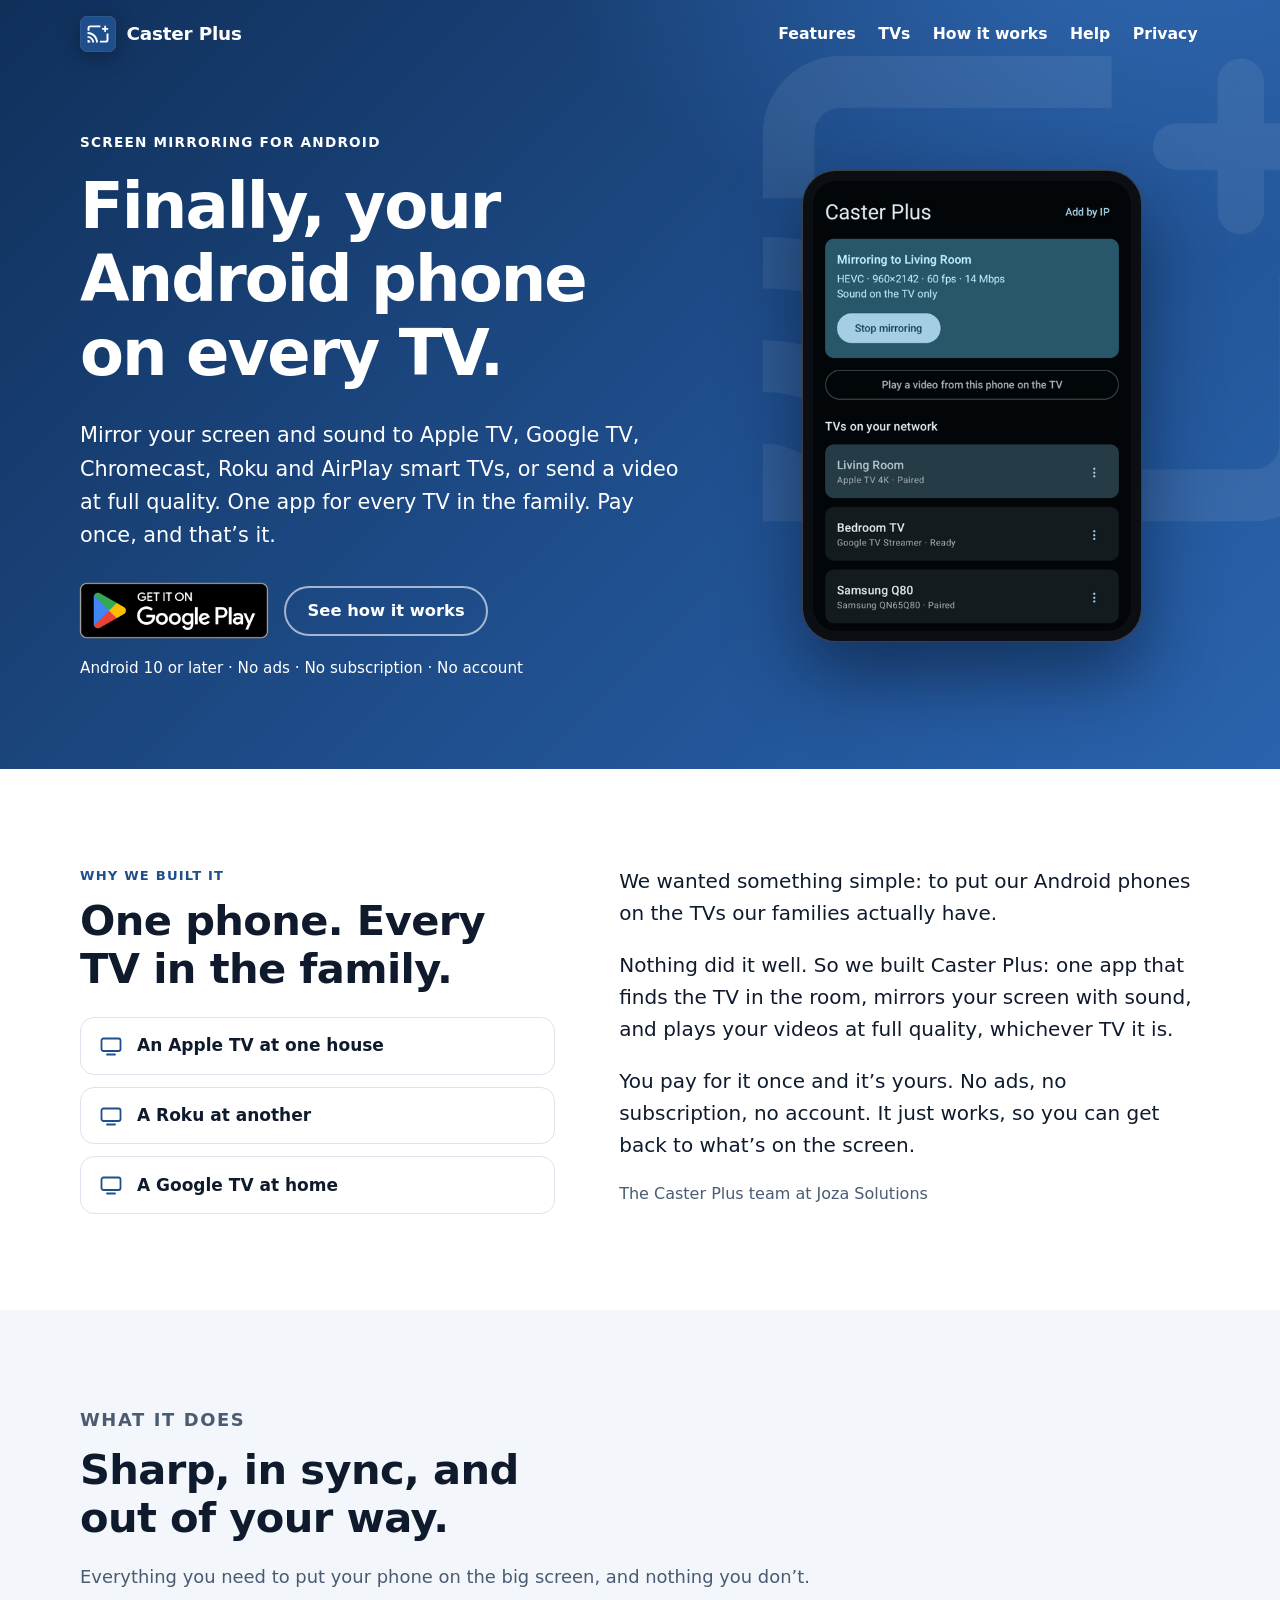
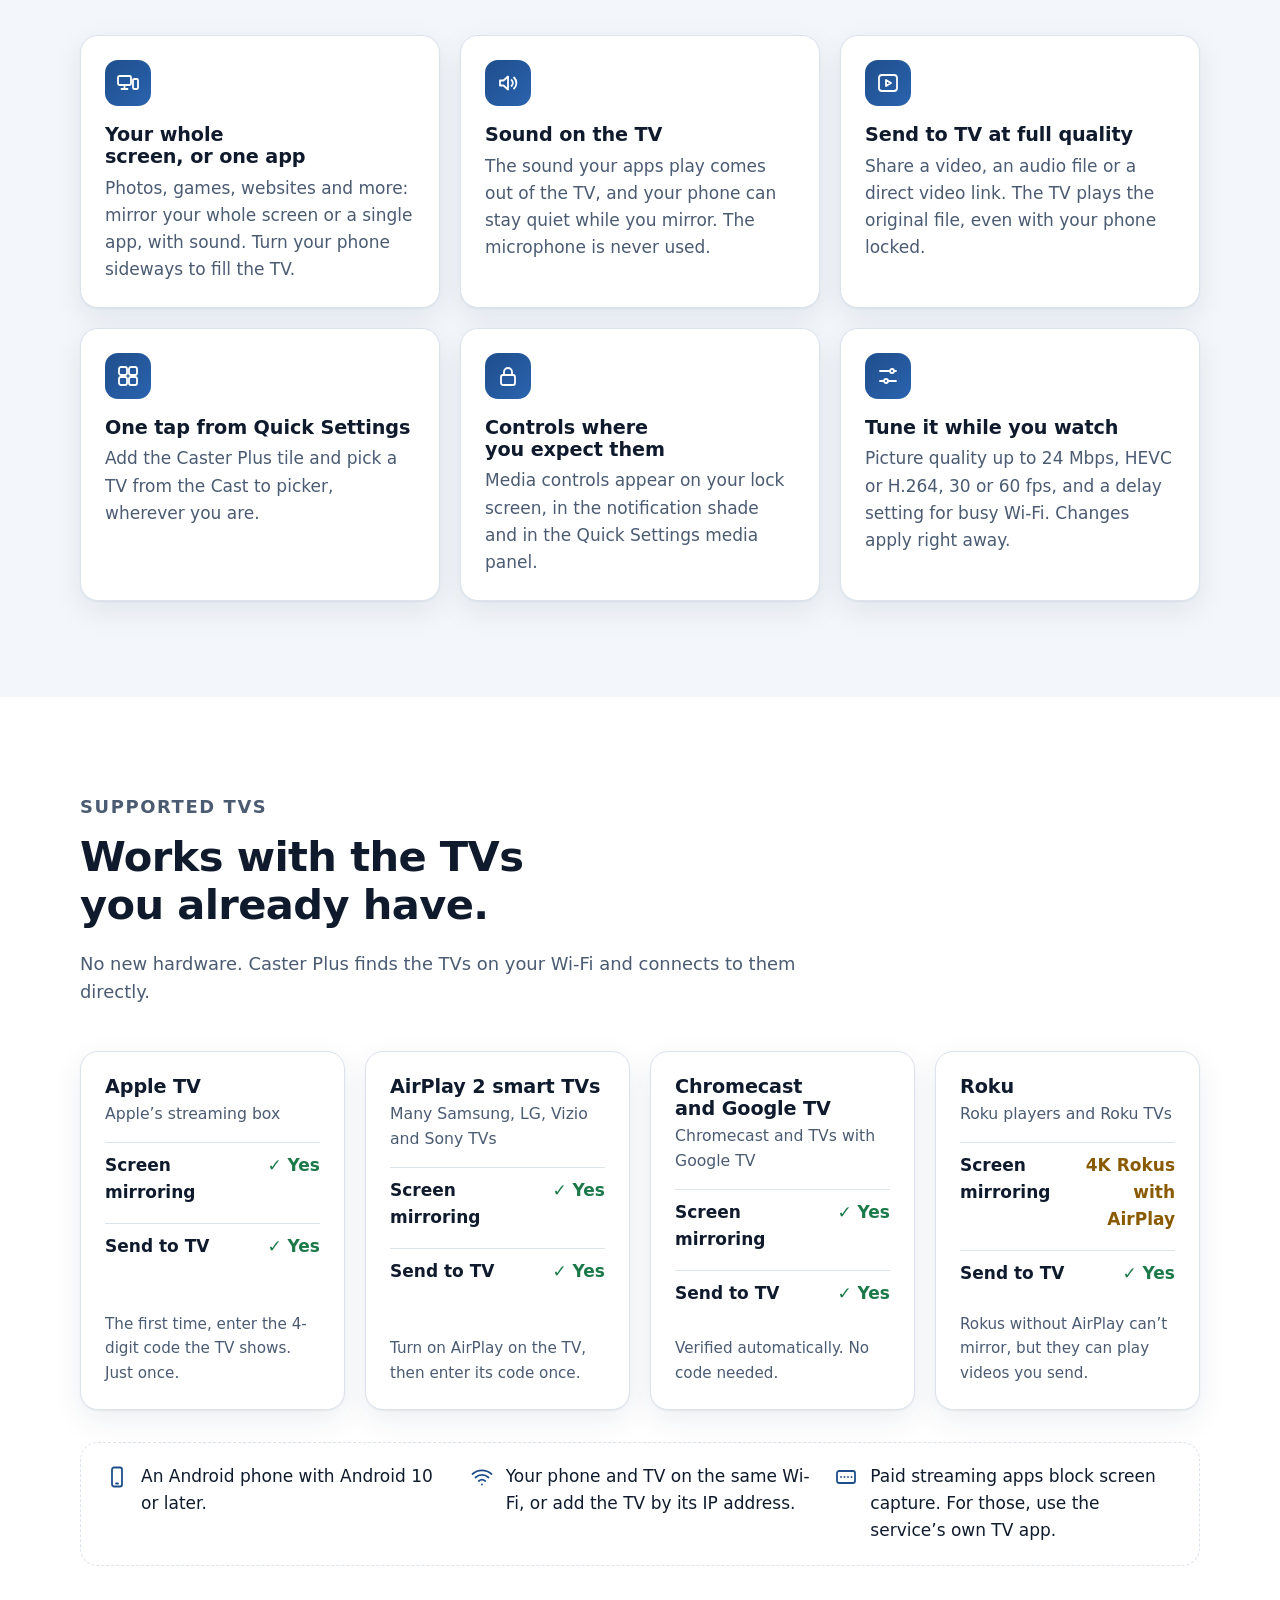
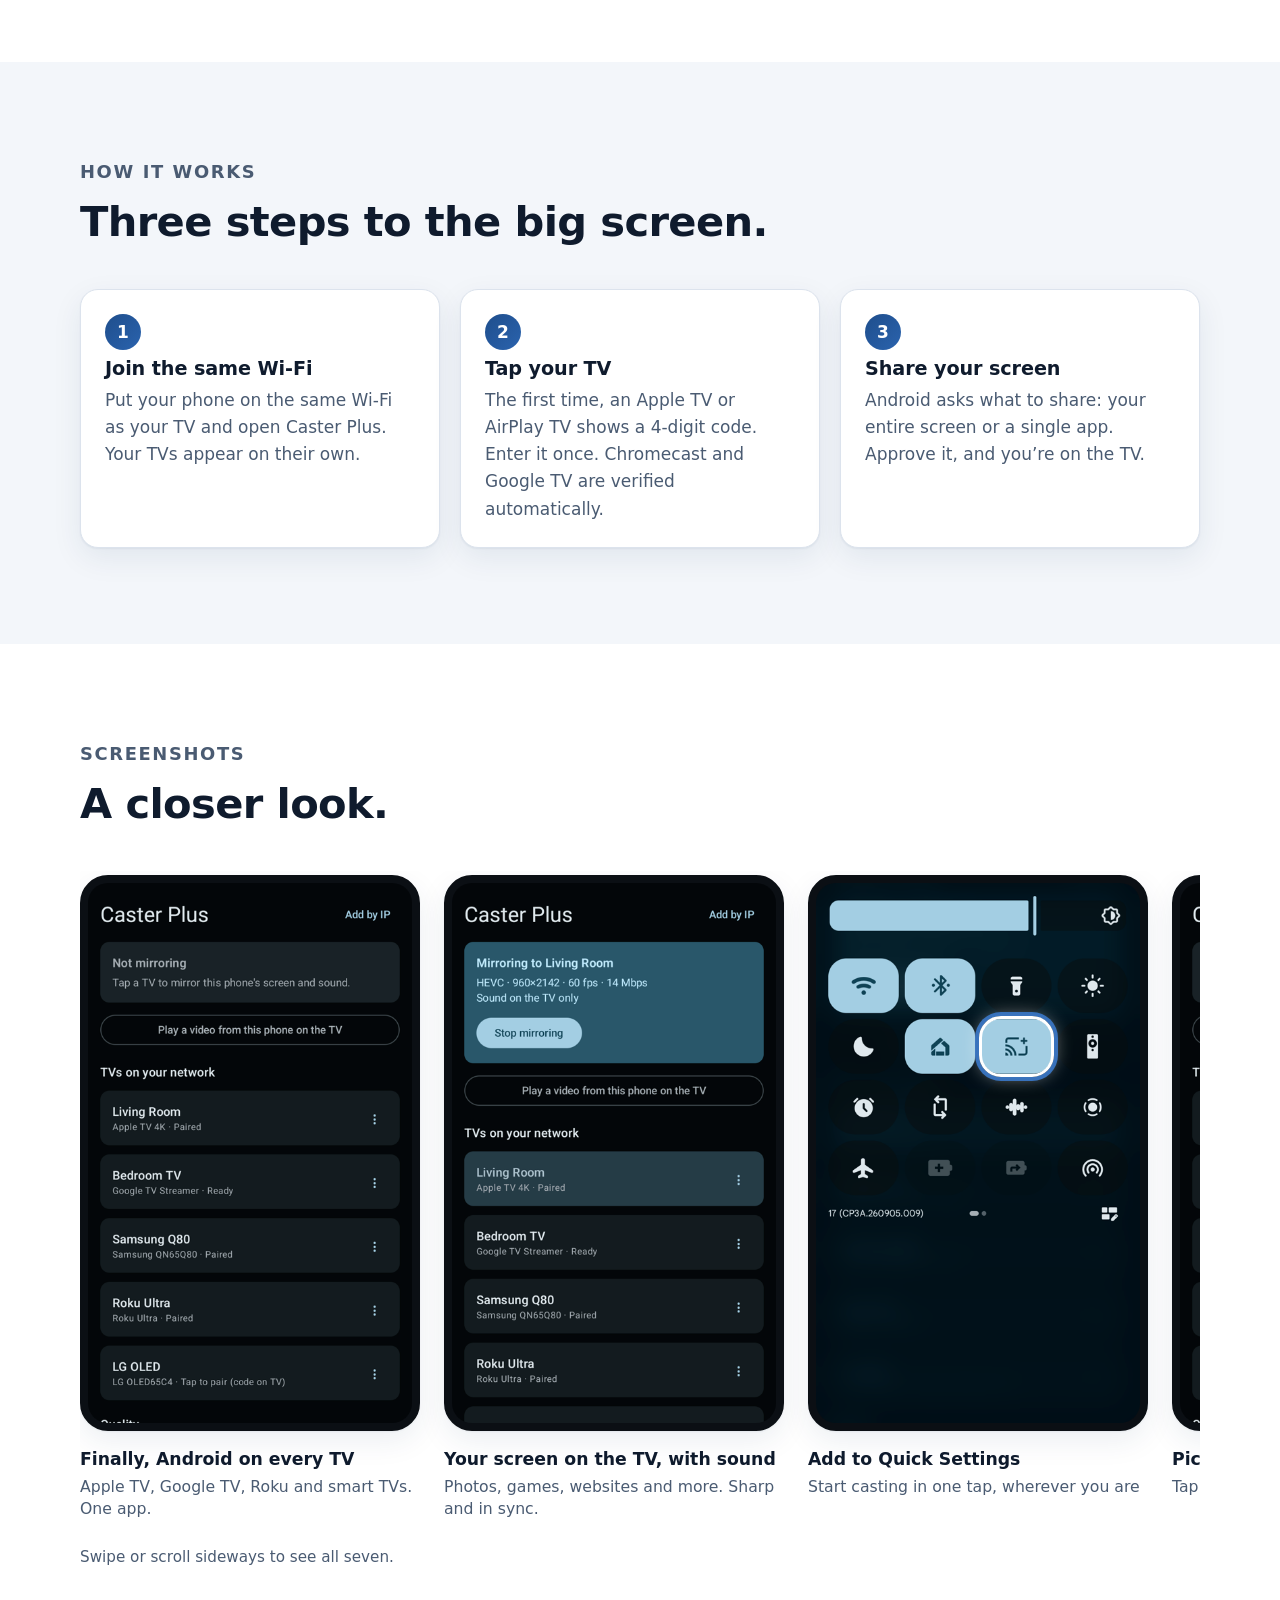
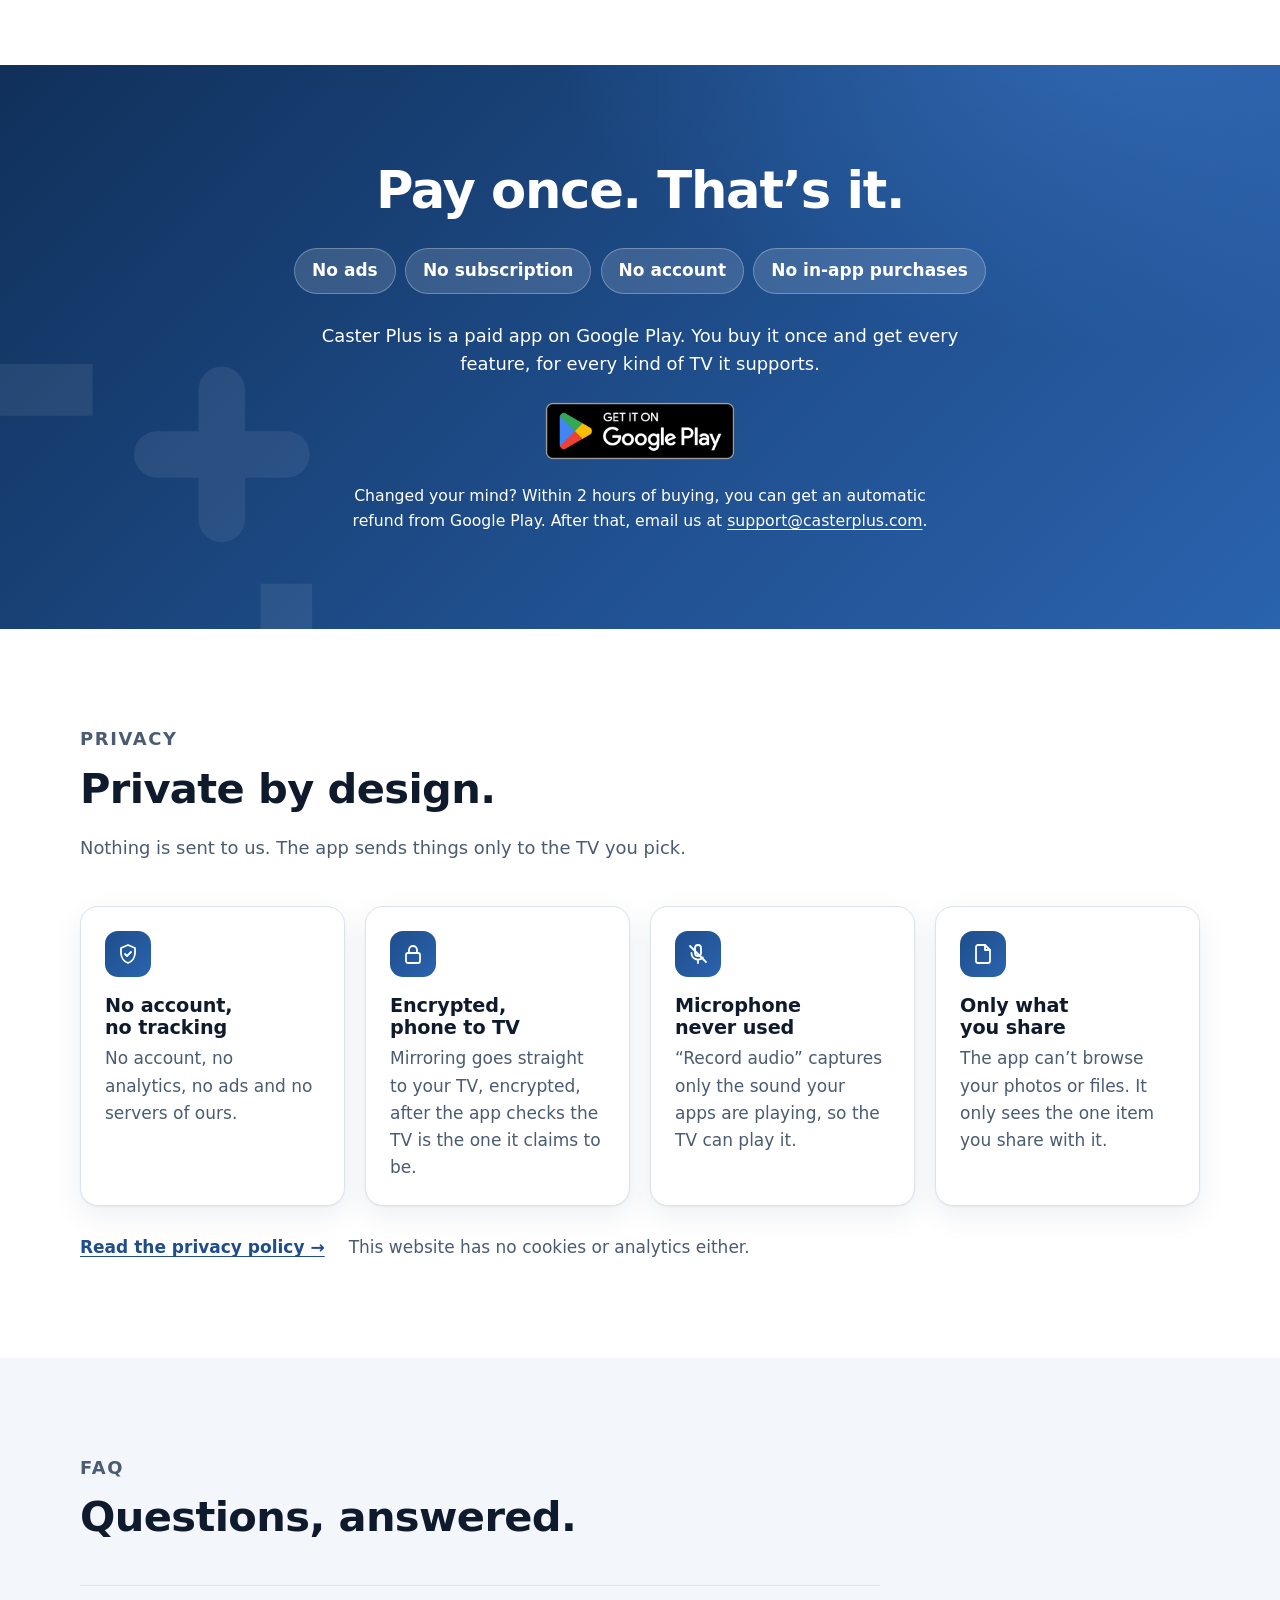
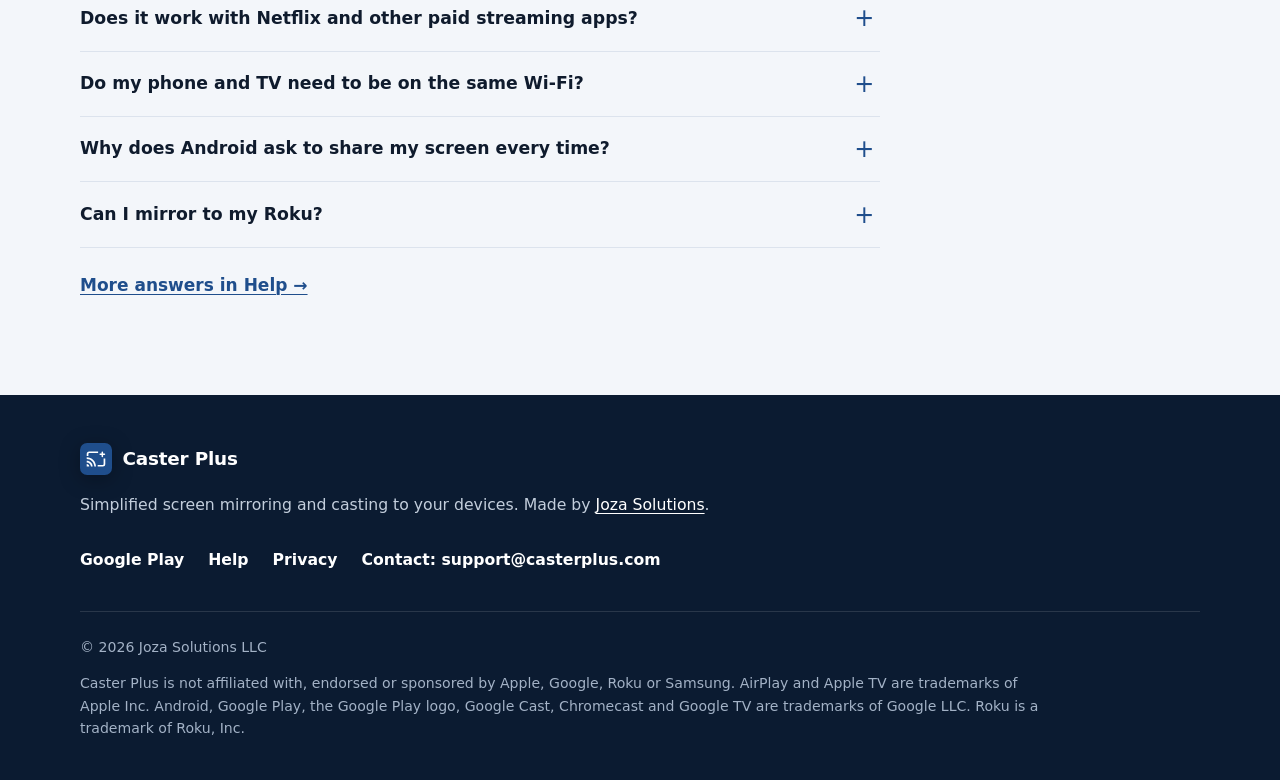
<file: out/index.html>
<!doctype html>
<html lang="en">
<head>
  <meta charset="utf-8">
  <meta name="viewport" content="width=device-width, initial-scale=1">
  <title>Caster Plus: mirror your Android phone to any TV</title>
  <meta name="description" content="Caster Plus puts your Android phone on the TVs you actually have: Apple TV, Google TV, Chromecast, Roku and AirPlay smart TVs. Mirror your screen with sound, or send a video at full quality. Pay once: no ads, no subscription, no account.">
  <meta name="color-scheme" content="light dark">
  <meta name="theme-color" content="#10305A">
  <link rel="canonical" href="https://casterplus.com/">
  <meta property="og:type" content="website">
  <meta property="og:site_name" content="Caster Plus">
  <meta property="og:title" content="Caster Plus: finally, your Android phone on every TV">
  <meta property="og:description" content="Mirror your screen and sound to Apple TV, Google TV, Chromecast, Roku and AirPlay smart TVs, or send a video at full quality. Pay once: no ads, no subscription, no account.">
  <meta property="og:url" content="https://casterplus.com/">
  <meta property="og:image" content="https://casterplus.com/assets/img/og-image.jpg">
  <meta property="og:image:width" content="1024">
  <meta property="og:image:height" content="500">
  <meta property="og:image:alt" content="Caster Plus. Simplified screen mirroring and casting to your devices.">
  <meta name="twitter:card" content="summary_large_image">
  <link rel="icon" href="assets/img/favicon-32.png" sizes="32x32" type="image/png">
  <link rel="icon" href="favicon.svg" type="image/svg+xml">
  <link rel="apple-touch-icon" href="assets/img/apple-touch-icon.png">
  <link rel="stylesheet" href="assets/css/site.css">
</head>
<body>
  <a class="skip-link" href="#main">Skip to content</a>

  <div class="band">
    <header class="site-header">
      <div class="wrap">
        <a class="logo" href="./" aria-current="page">
          <svg viewBox="18 18 72 72" aria-hidden="true" focusable="false"><rect x="18" y="18" width="72" height="72" rx="16" fill="#1F4E8C" stroke="#fff" stroke-opacity=".25"/><g transform="translate(31.2 31.2) scale(1.9)" fill="none" stroke="#fff" stroke-linejoin="round"><path d="M2,8.5V6A2,2 0,0 1,4,4H14.5" stroke-width="2"/><path d="M22,11.5V18A2,2 0,0 1,20,20H14" stroke-width="2"/><path d="M19.5,4V9M17,6.5H22" stroke-width="1.8" stroke-linecap="round"/><path fill="#fff" stroke="none" d="M1,18v3h3C4,19.34 2.66,18 1,18zM1,14v2c2.76,0 5,2.24 5,5h2C8,17.13 4.87,14 1,14zM1,10v2c4.97,0 9,4.03 9,9h2C12,14.92 7.07,10 1,10z"/></g></svg>
          <span>Caster Plus</span>
        </a>
        <nav class="site-nav" aria-label="Main">
          <ul>
            <li class="nav-section"><a href="#features">Features</a></li>
            <li class="nav-section"><a href="#tvs">TVs</a></li>
            <li class="nav-section"><a href="#how">How it works</a></li>
            <li><a href="help/">Help</a></li>
            <li><a href="privacy/">Privacy</a></li>
          </ul>
        </nav>
      </div>
    </header>

    <section class="hero" aria-labelledby="hero-title">
      <div class="wrap">
        <div>
          <p class="eyebrow">Screen mirroring for Android</p>
          <h1 id="hero-title">Finally, your Android phone on every TV.</h1>
          <p class="lede">Mirror your screen and sound to Apple TV, Google TV, Chromecast, Roku and AirPlay smart TVs, or send a video at full quality. One app for every TV in the family. Pay once, and that’s it.</p>
          <div class="cta-row">
            <a class="play-badge" href="https://play.google.com/store/apps/details?id=solutions.joza.casterplus"><img src="assets/img/google-play-badge.png" width="646" height="250" alt="Get it on Google Play"></a>
            <a class="btn btn-ghost" href="#how">See how it works</a>
          </div>
          <p class="fineprint">Android 10 or later · No ads · No subscription · No account</p>
        </div>
        <figure class="hero-shot">
          <img src="assets/img/screens/mirroring-480.png"
               srcset="assets/img/screens/mirroring-480.png 480w, assets/img/screens/mirroring-960.png 960w"
               sizes="320px" width="480" height="800" fetchpriority="high"
               alt="Caster Plus on a phone, mirroring to the Living Room Apple TV in HEVC at 60 frames per second with sound on the TV only, above a list of other TVs on the network.">
        </figure>
      </div>
    </section>
  </div>

  <main id="main">

    <section class="section" id="why" aria-labelledby="why-title">
      <div class="wrap story">
        <div>
          <p class="kicker">Why we built it</p>
          <h2 id="why-title">One phone. Every TV in the family.</h2>
          <ul class="houses" aria-label="The TVs we had to work with">
            <li><svg class="i" viewBox="0 0 24 24" aria-hidden="true" focusable="false"><rect x="2.5" y="4.5" width="19" height="12.5" rx="2"/><path d="M8 20.5h8"/></svg>An Apple TV at one house</li>
            <li><svg class="i" viewBox="0 0 24 24" aria-hidden="true" focusable="false"><rect x="2.5" y="4.5" width="19" height="12.5" rx="2"/><path d="M8 20.5h8"/></svg>A Roku at another</li>
            <li><svg class="i" viewBox="0 0 24 24" aria-hidden="true" focusable="false"><rect x="2.5" y="4.5" width="19" height="12.5" rx="2"/><path d="M8 20.5h8"/></svg>A Google TV at home</li>
          </ul>
        </div>
        <div class="story-text">
          <p>We wanted something simple: to put our Android phones on the TVs our families actually have.</p>
          <p>Nothing did it well. So we built Caster Plus: one app that finds the TV in the room, mirrors your screen with sound, and plays your videos at full quality, whichever TV it is.</p>
          <p>You pay for it once and it’s yours. No ads, no subscription, no account. It just works, so you can get back to what’s on the screen.</p>
          <p class="sign">The Caster Plus team at Joza Solutions</p>
        </div>
      </div>
    </section>

    <section class="section alt" id="features" aria-labelledby="features-title">
      <div class="wrap">
        <div class="section-head">
          <p class="kicker">What it does</p>
          <h2 id="features-title">Sharp, in sync, and out of your way.</h2>
          <p>Everything you need to put your phone on the big screen, and nothing you don’t.</p>
        </div>
        <ul class="grid plain" role="list">
          <li class="card">
            <div class="icon-badge"><svg class="i" viewBox="0 0 24 24" aria-hidden="true" focusable="false"><rect x="2" y="5" width="13" height="9" rx="1.5"/><path d="M5.5 18h6M8.5 14v4"/><rect x="17" y="8" width="5" height="10" rx="1.2"/></svg></div>
            <h3>Your whole screen, or one app</h3>
            <p>Photos, games, websites and more: mirror your whole screen or a single app, with sound. Turn your phone sideways to fill the TV.</p>
          </li>
          <li class="card">
            <div class="icon-badge"><svg class="i" viewBox="0 0 24 24" aria-hidden="true" focusable="false"><path d="M4 9.5h3.5L12 5.5v13l-4.5-4H4z"/><path d="M15.5 9a4 4 0 0 1 0 6M18 6.5a7.5 7.5 0 0 1 0 11"/></svg></div>
            <h3>Sound on the TV</h3>
            <p>The sound your apps play comes out of the TV, and your phone can stay quiet while you mirror. The microphone is never used.</p>
          </li>
          <li class="card">
            <div class="icon-badge"><svg class="i" viewBox="0 0 24 24" aria-hidden="true" focusable="false"><rect x="3" y="4" width="18" height="16" rx="3"/><path d="M10 9l5 3-5 3z"/></svg></div>
            <h3>Send to TV at full quality</h3>
            <p>Share a video, an audio file or a direct video link. The TV plays the original file, even with your phone locked.</p>
          </li>
          <li class="card">
            <div class="icon-badge"><svg class="i" viewBox="0 0 24 24" aria-hidden="true" focusable="false"><rect x="3" y="3" width="8" height="8" rx="2"/><rect x="13" y="3" width="8" height="8" rx="2"/><rect x="3" y="13" width="8" height="8" rx="2"/><rect x="13" y="13" width="8" height="8" rx="2"/></svg></div>
            <h3>One tap from Quick Settings</h3>
            <p>Add the Caster Plus tile and pick a TV from the Cast to picker, wherever you are.</p>
          </li>
          <li class="card">
            <div class="icon-badge"><svg class="i" viewBox="0 0 24 24" aria-hidden="true" focusable="false"><rect x="5" y="11" width="14" height="10" rx="2"/><path d="M8 11V8a4 4 0 0 1 8 0v3"/></svg></div>
            <h3>Controls where you expect them</h3>
            <p>Media controls appear on your lock screen, in the notification shade and in the Quick Settings media panel.</p>
          </li>
          <li class="card">
            <div class="icon-badge"><svg class="i" viewBox="0 0 24 24" aria-hidden="true" focusable="false"><path d="M4 7h10M18 7h2M4 17h4M12 17h8"/><circle cx="16" cy="7" r="2"/><circle cx="10" cy="17" r="2"/></svg></div>
            <h3>Tune it while you watch</h3>
            <p>Picture quality up to 24 Mbps, HEVC or H.264, 30 or 60 fps, and a delay setting for busy Wi-Fi. Changes apply right away.</p>
          </li>
        </ul>
      </div>
    </section>

    <section class="section" id="tvs" aria-labelledby="tvs-title">
      <div class="wrap">
        <div class="section-head">
          <p class="kicker">Supported TVs</p>
          <h2 id="tvs-title">Works with the TVs you already have.</h2>
          <p>No new hardware. Caster Plus finds the TVs on your Wi-Fi and connects to them directly.</p>
        </div>
        <ul class="grid plain tv-grid" role="list">
          <li class="card tv-card">
            <h3>Apple TV</h3>
            <p class="sub">Apple’s streaming box</p>
            <dl class="support">
              <div><dt>Screen mirroring</dt><dd class="yes">Yes</dd></div>
              <div><dt>Send to TV</dt><dd class="yes">Yes</dd></div>
            </dl>
            <p class="tv-note">The first time, enter the 4-digit code the TV shows. Just once.</p>
          </li>
          <li class="card tv-card">
            <h3>AirPlay 2 smart TVs</h3>
            <p class="sub">Many Samsung, LG, Vizio and Sony TVs</p>
            <dl class="support">
              <div><dt>Screen mirroring</dt><dd class="yes">Yes</dd></div>
              <div><dt>Send to TV</dt><dd class="yes">Yes</dd></div>
            </dl>
            <p class="tv-note">Turn on AirPlay on the TV, then enter its code once.</p>
          </li>
          <li class="card tv-card">
            <h3>Chromecast and Google TV</h3>
            <p class="sub">Chromecast and TVs with Google TV</p>
            <dl class="support">
              <div><dt>Screen mirroring</dt><dd class="yes">Yes</dd></div>
              <div><dt>Send to TV</dt><dd class="yes">Yes</dd></div>
            </dl>
            <p class="tv-note">Verified automatically. No code needed.</p>
          </li>
          <li class="card tv-card">
            <h3>Roku</h3>
            <p class="sub">Roku players and Roku TVs</p>
            <dl class="support">
              <div><dt>Screen mirroring</dt><dd class="partial">4K Rokus with AirPlay</dd></div>
              <div><dt>Send to TV</dt><dd class="yes">Yes</dd></div>
            </dl>
            <p class="tv-note">Rokus without AirPlay can’t mirror, but they can play videos you send.</p>
          </li>
        </ul>
        <ul class="reqs" aria-label="What you need">
          <li><svg class="i" viewBox="0 0 24 24" aria-hidden="true" focusable="false"><rect x="7" y="2.5" width="10" height="19" rx="2"/><path d="M11 18.5h2"/></svg><span>An Android phone with Android 10 or later.</span></li>
          <li><svg class="i" viewBox="0 0 24 24" aria-hidden="true" focusable="false"><path d="M2.5 9a14 14 0 0 1 19 0M5.5 12.5a9.5 9.5 0 0 1 13 0M8.8 16a5 5 0 0 1 6.4 0"/><path d="M12 19.5h.01"/></svg><span>Your phone and TV on the same Wi-Fi, or add the TV by its IP address.</span></li>
          <li><svg class="i" viewBox="0 0 24 24" aria-hidden="true" focusable="false"><rect x="3" y="6" width="18" height="12" rx="2"/><path d="M7 12h.01M10.5 12h.01M14 12h.01M17.5 12h.01"/></svg><span>Paid streaming apps block screen capture. For those, use the service’s own TV app.</span></li>
        </ul>
      </div>
    </section>

    <section class="section alt" id="how" aria-labelledby="how-title">
      <div class="wrap">
        <div class="section-head">
          <p class="kicker">How it works</p>
          <h2 id="how-title">Three steps to the big screen.</h2>
        </div>
        <ol class="steps">
          <li class="card">
            <h3>Join the same Wi-Fi</h3>
            <p>Put your phone on the same Wi-Fi as your TV and open Caster Plus. Your TVs appear on their own.</p>
          </li>
          <li class="card">
            <h3>Tap your TV</h3>
            <p>The first time, an Apple TV or AirPlay TV shows a 4-digit code. Enter it once. Chromecast and Google TV are verified automatically.</p>
          </li>
          <li class="card">
            <h3>Share your screen</h3>
            <p>Android asks what to share: your entire screen or a single app. Approve it, and you’re on the TV.</p>
          </li>
        </ol>
      </div>
    </section>

    <section class="section" id="screenshots" aria-labelledby="shots-title">
      <div class="wrap">
        <div class="section-head">
          <p class="kicker">Screenshots</p>
          <h2 id="shots-title">A closer look.</h2>
        </div>
        <ul class="gallery" tabindex="0" aria-label="Screenshots of Caster Plus">
          <li>
            <figure class="shot">
              <div class="shot-screen"><img src="assets/img/screens/devices-480.png" srcset="assets/img/screens/devices-480.png 480w, assets/img/screens/devices-960.png 960w" sizes="(min-width: 440px) 324px, calc(80vw - 16px)" width="480" height="800" loading="lazy" alt="Caster Plus listing the TVs on the network: an Apple TV, a Google TV Streamer, a Samsung TV, a Roku and an LG TV."></div>
              <figcaption><strong>Finally, Android on every TV</strong> Apple TV, Google TV, Roku and smart TVs. One app.</figcaption>
            </figure>
          </li>
          <li>
            <figure class="shot">
              <div class="shot-screen"><img src="assets/img/screens/mirroring-480.png" srcset="assets/img/screens/mirroring-480.png 480w, assets/img/screens/mirroring-960.png 960w" sizes="(min-width: 440px) 324px, calc(80vw - 16px)" width="480" height="800" loading="lazy" alt="Caster Plus mirroring to the Living Room Apple TV, with the sound on the TV only."></div>
              <figcaption><strong>Your screen on the TV, with sound</strong> Photos, games, websites and more. Sharp and in sync.</figcaption>
            </figure>
          </li>
          <li>
            <figure class="shot">
              <div class="shot-screen"><img src="assets/img/screens/quicksettings-480.png" srcset="assets/img/screens/quicksettings-480.png 480w, assets/img/screens/quicksettings-960.png 960w" sizes="(min-width: 440px) 324px, calc(80vw - 16px)" width="480" height="800" loading="lazy" alt="Android’s Quick Settings with the Caster Plus tile, in place of the Cast tile, switched on."><span class="ring" style="left:50.21%;top:24.62%;width:23.33%;height:11.19%"></span></div>
              <figcaption><strong>Add to Quick Settings</strong> Start casting in one tap, wherever you are</figcaption>
            </figure>
          </li>
          <li>
            <figure class="shot">
              <div class="shot-screen"><img src="assets/img/screens/picker-480.png" srcset="assets/img/screens/picker-480.png 480w, assets/img/screens/picker-960.png 960w" sizes="(min-width: 440px) 324px, calc(80vw - 16px)" width="480" height="800" loading="lazy" alt="The Cast to picker, opened from the Quick Settings tile, listing nearby TVs."></div>
              <figcaption><strong>Pick your TV in one tap</strong> Tap the tile and choose where to cast</figcaption>
            </figure>
          </li>
          <li>
            <figure class="shot">
              <div class="shot-screen"><img src="assets/img/screens/send-480.png" srcset="assets/img/screens/send-480.png 480w, assets/img/screens/send-960.png 960w" sizes="(min-width: 440px) 324px, calc(80vw - 16px)" width="480" height="800" loading="lazy" alt="The Send to TV screen, ready to play a video on the chosen TV at its original quality."></div>
              <figcaption><strong>Videos at full quality</strong> Send a video and the TV plays the original file</figcaption>
            </figure>
          </li>
          <li>
            <figure class="shot">
              <div class="shot-screen"><img src="assets/img/screens/mediaplayer-480.png" srcset="assets/img/screens/mediaplayer-480.png 480w, assets/img/screens/mediaplayer-960.png 960w" sizes="(min-width: 440px) 324px, calc(80vw - 16px)" width="480" height="800" loading="lazy" alt="The Quick Settings media player showing a video playing on the Bedroom TV, with pause and a scrub bar."></div>
              <figcaption><strong>Control it from anywhere</strong> Play, pause and scrub without opening the app</figcaption>
            </figure>
          </li>
          <li>
            <figure class="shot">
              <div class="shot-screen"><img src="assets/img/screens/settings-480.png" srcset="assets/img/screens/settings-480.png 480w, assets/img/screens/settings-960.png 960w" sizes="(min-width: 440px) 324px, calc(80vw - 16px)" width="480" height="800" loading="lazy" alt="Caster Plus settings for picture quality, video format, frame rate, delay and sound."></div>
              <figcaption><strong>Tuned to your TV</strong> Adjust picture, frame rate and delay while you mirror</figcaption>
            </figure>
          </li>
        </ul>
        <p class="gallery-hint">Swipe or scroll sideways to see all seven.</p>
      </div>
    </section>

    <section class="band pay" id="pay" aria-labelledby="pay-title">
      <div class="wrap">
        <h2 id="pay-title">Pay once. That’s it.</h2>
        <ul class="pills">
          <li>No ads</li>
          <li>No subscription</li>
          <li>No account</li>
          <li>No in-app purchases</li>
        </ul>
        <p>Caster Plus is a paid app on Google Play. You buy it once and get every feature, for every kind of TV it supports.</p>
        <div class="cta-row">
          <a class="play-badge" href="https://play.google.com/store/apps/details?id=solutions.joza.casterplus"><img src="assets/img/google-play-badge.png" width="646" height="250" alt="Get it on Google Play"></a>
        </div>
        <p class="refund">Changed your mind? Within 2 hours of buying, you can get an automatic refund from Google Play. After that, email us at <a href="mailto:support@casterplus.com">support@casterplus.com</a>.</p>
      </div>
    </section>

    <section class="section" id="privacy" aria-labelledby="privacy-title">
      <div class="wrap">
        <div class="section-head">
          <p class="kicker">Privacy</p>
          <h2 id="privacy-title">Private by design.</h2>
          <p>Nothing is sent to us. The app sends things only to the TV you pick.</p>
        </div>
        <ul class="grid plain privacy-grid" role="list">
          <li class="card">
            <div class="icon-badge"><svg class="i" viewBox="0 0 24 24" aria-hidden="true" focusable="false"><path d="M12 3l7 3v5c0 4.5-3 8.5-7 10-4-1.5-7-5.5-7-10V6z"/><path d="M9 12l2 2 4-4"/></svg></div>
            <h3>No account, no tracking</h3>
            <p>No account, no analytics, no ads and no servers of ours.</p>
          </li>
          <li class="card">
            <div class="icon-badge"><svg class="i" viewBox="0 0 24 24" aria-hidden="true" focusable="false"><rect x="5" y="11" width="14" height="10" rx="2"/><path d="M8 11V8a4 4 0 0 1 8 0v3"/></svg></div>
            <h3>Encrypted, phone to TV</h3>
            <p>Mirroring goes straight to your TV, encrypted, after the app checks the TV is the one it claims to be.</p>
          </li>
          <li class="card">
            <div class="icon-badge"><svg class="i" viewBox="0 0 24 24" aria-hidden="true" focusable="false"><rect x="9" y="3" width="6" height="11" rx="3"/><path d="M5.5 11a6.5 6.5 0 0 0 11.3 4.4M12 17.5V21M4 4l16 16"/></svg></div>
            <h3>Microphone never used</h3>
            <p>“Record audio” captures only the sound your apps are playing, so the TV can play it.</p>
          </li>
          <li class="card">
            <div class="icon-badge"><svg class="i" viewBox="0 0 24 24" aria-hidden="true" focusable="false"><path d="M14 3H7a2 2 0 0 0-2 2v14a2 2 0 0 0 2 2h10a2 2 0 0 0 2-2V8z"/><path d="M14 3v5h5"/></svg></div>
            <h3>Only what you share</h3>
            <p>The app can’t browse your photos or files. It only sees the one item you share with it.</p>
          </li>
        </ul>
        <div class="after-grid">
          <a class="arrow-link" href="privacy/">Read the privacy policy →</a>
          <p class="quiet">This website has no cookies or analytics either.</p>
        </div>
      </div>
    </section>

    <section class="section alt" id="faq" aria-labelledby="faq-title">
      <div class="wrap">
        <div class="section-head">
          <p class="kicker">FAQ</p>
          <h2 id="faq-title">Questions, answered.</h2>
        </div>
        <div class="faq">
          <details>
            <summary>Does it work with Netflix and other paid streaming apps?</summary>
            <div class="answer"><p>Paid streaming apps block screen capture, so their video stays black when you mirror. Caster Plus doesn’t get around that. Use the service’s own app on your TV instead.</p></div>
          </details>
          <details>
            <summary>Do my phone and TV need to be on the same Wi-Fi?</summary>
            <div class="answer"><p>Yes. That’s how Caster Plus finds your TV. If a TV doesn’t show up on its own, you can add it by its IP address with <strong>Add by IP</strong>.</p></div>
          </details>
          <details>
            <summary>Why does Android ask to share my screen every time?</summary>
            <div class="answer"><p>It’s an Android safeguard, and no app can pre-approve it. Each time, you choose between your entire screen and a single app.</p></div>
          </details>
          <details>
            <summary>Can I mirror to my Roku?</summary>
            <div class="answer"><p>If it’s a 4K Roku with AirPlay, yes. Send to TV works with Roku too, so you can play your videos on it at full quality.</p></div>
          </details>
        </div>
        <p><a class="arrow-link" href="help/">More answers in Help →</a></p>
      </div>
    </section>

  </main>

  <footer class="site-footer">
    <div class="wrap">
      <div class="footer-top">
        <div>
          <a class="logo" href="./">
            <svg viewBox="18 18 72 72" aria-hidden="true" focusable="false"><rect x="18" y="18" width="72" height="72" rx="16" fill="#1F4E8C"/><g transform="translate(31.2 31.2) scale(1.9)" fill="none" stroke="#fff" stroke-linejoin="round"><path d="M2,8.5V6A2,2 0,0 1,4,4H14.5" stroke-width="2"/><path d="M22,11.5V18A2,2 0,0 1,20,20H14" stroke-width="2"/><path d="M19.5,4V9M17,6.5H22" stroke-width="1.8" stroke-linecap="round"/><path fill="#fff" stroke="none" d="M1,18v3h3C4,19.34 2.66,18 1,18zM1,14v2c2.76,0 5,2.24 5,5h2C8,17.13 4.87,14 1,14zM1,10v2c4.97,0 9,4.03 9,9h2C12,14.92 7.07,10 1,10z"/></g></svg>
            <span>Caster Plus</span>
          </a>
          <p class="tagline">Simplified screen mirroring and casting to your devices. Made by <a href="https://joza.solutions">Joza Solutions</a>.</p>
        </div>
        <nav class="footer-nav" aria-label="Footer">
          <ul>
            <li><a href="https://play.google.com/store/apps/details?id=solutions.joza.casterplus">Google Play</a></li>
            <li><a href="help/">Help</a></li>
            <li><a href="privacy/">Privacy</a></li>
            <li><a href="mailto:support@casterplus.com">Contact: support@casterplus.com</a></li>
          </ul>
        </nav>
      </div>
      <div class="footer-legal">
        <p>© 2026 Joza Solutions LLC</p>
        <p>Caster Plus is not affiliated with, endorsed or sponsored by Apple, Google, Roku or Samsung. AirPlay and Apple TV are trademarks of Apple Inc. Android, Google Play, the Google Play logo, Google Cast, Chromecast and Google TV are trademarks of Google LLC. Roku is a trademark of Roku, Inc.</p>
      </div>
    </div>
  </footer>
</body>
</html>
</file>
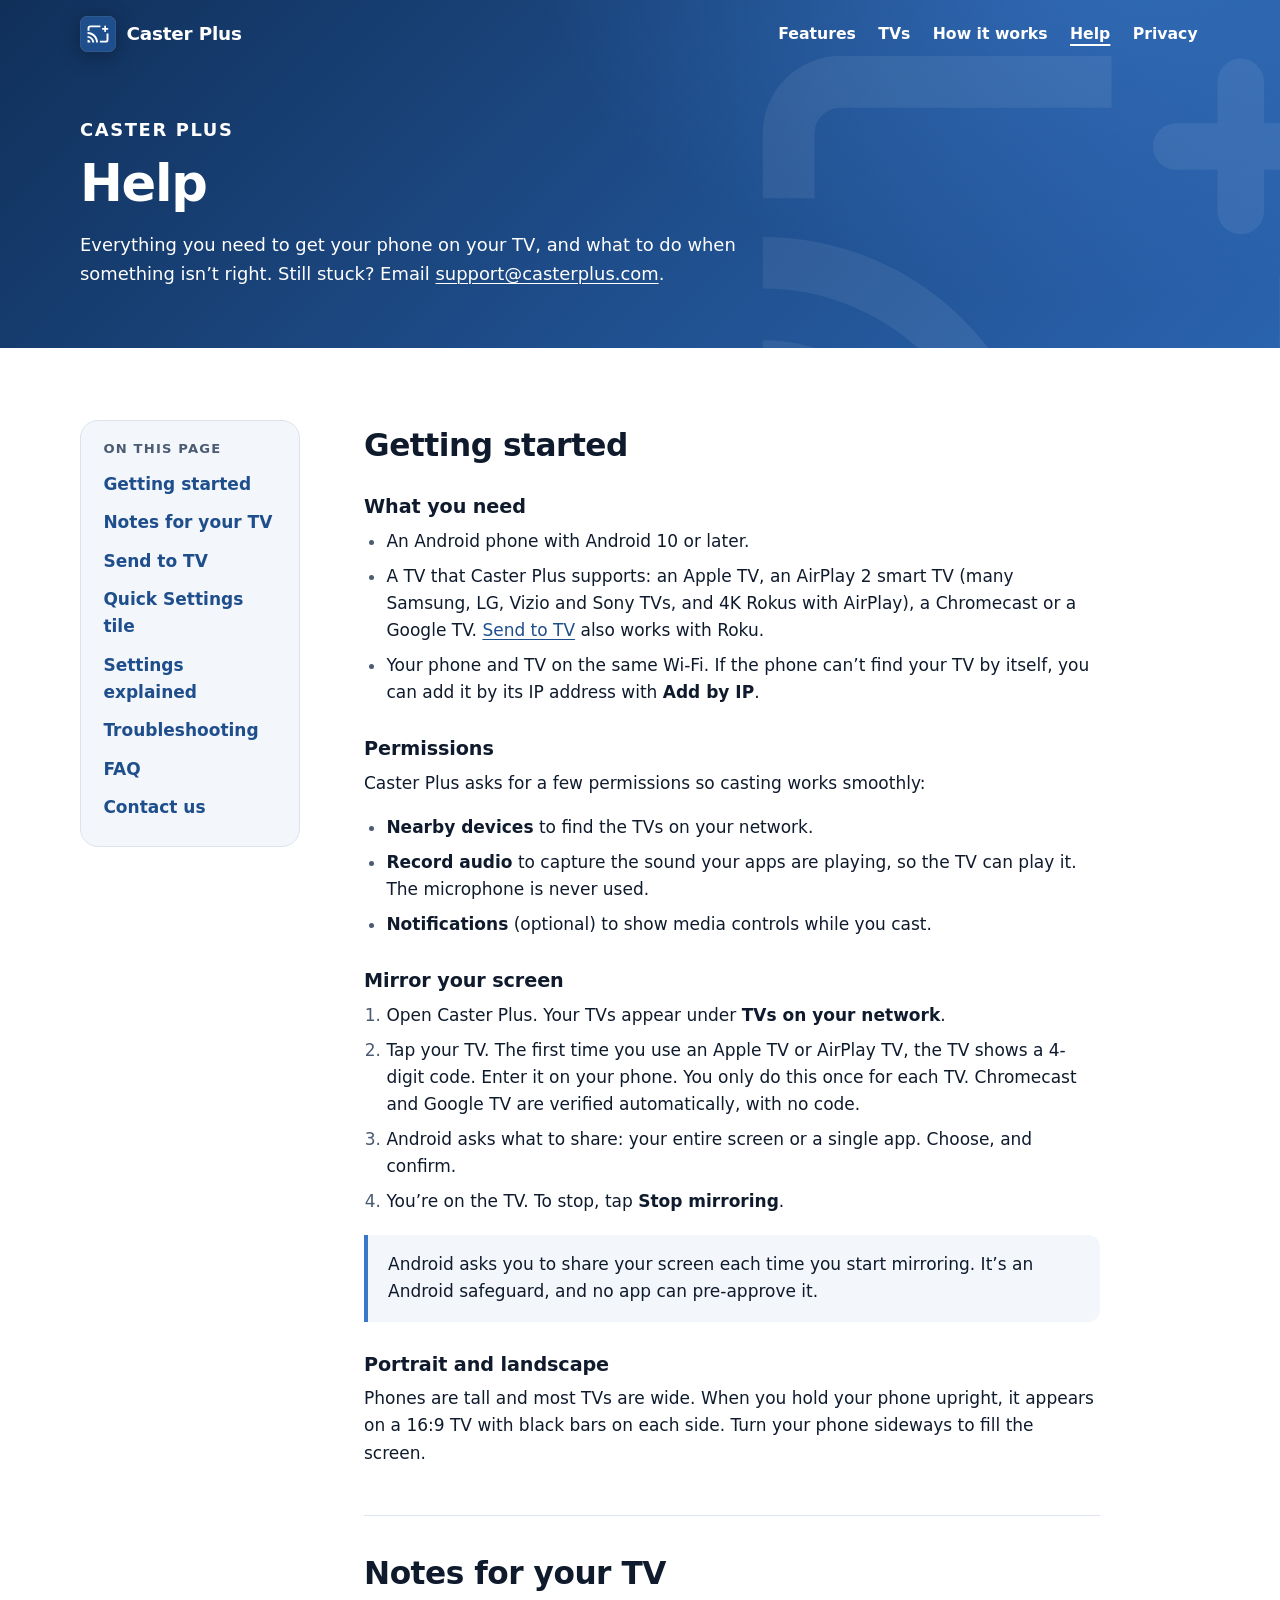
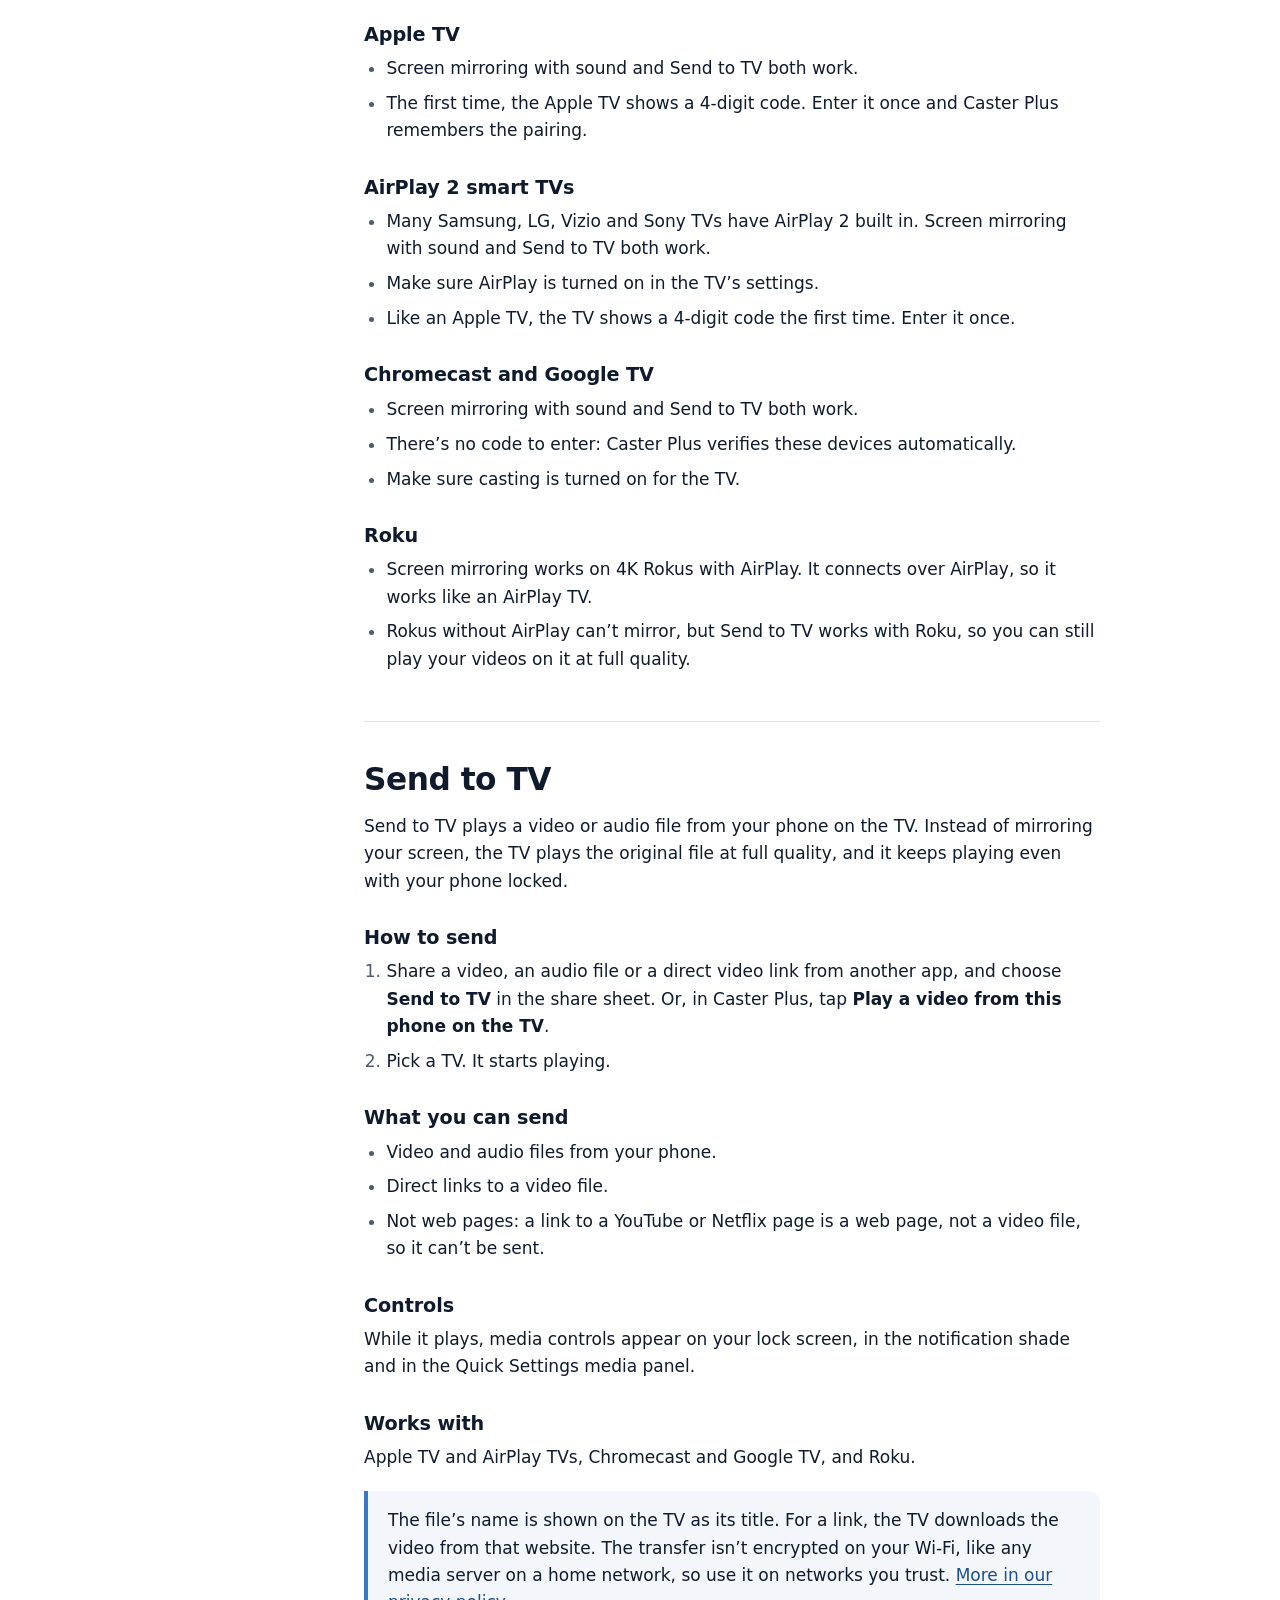
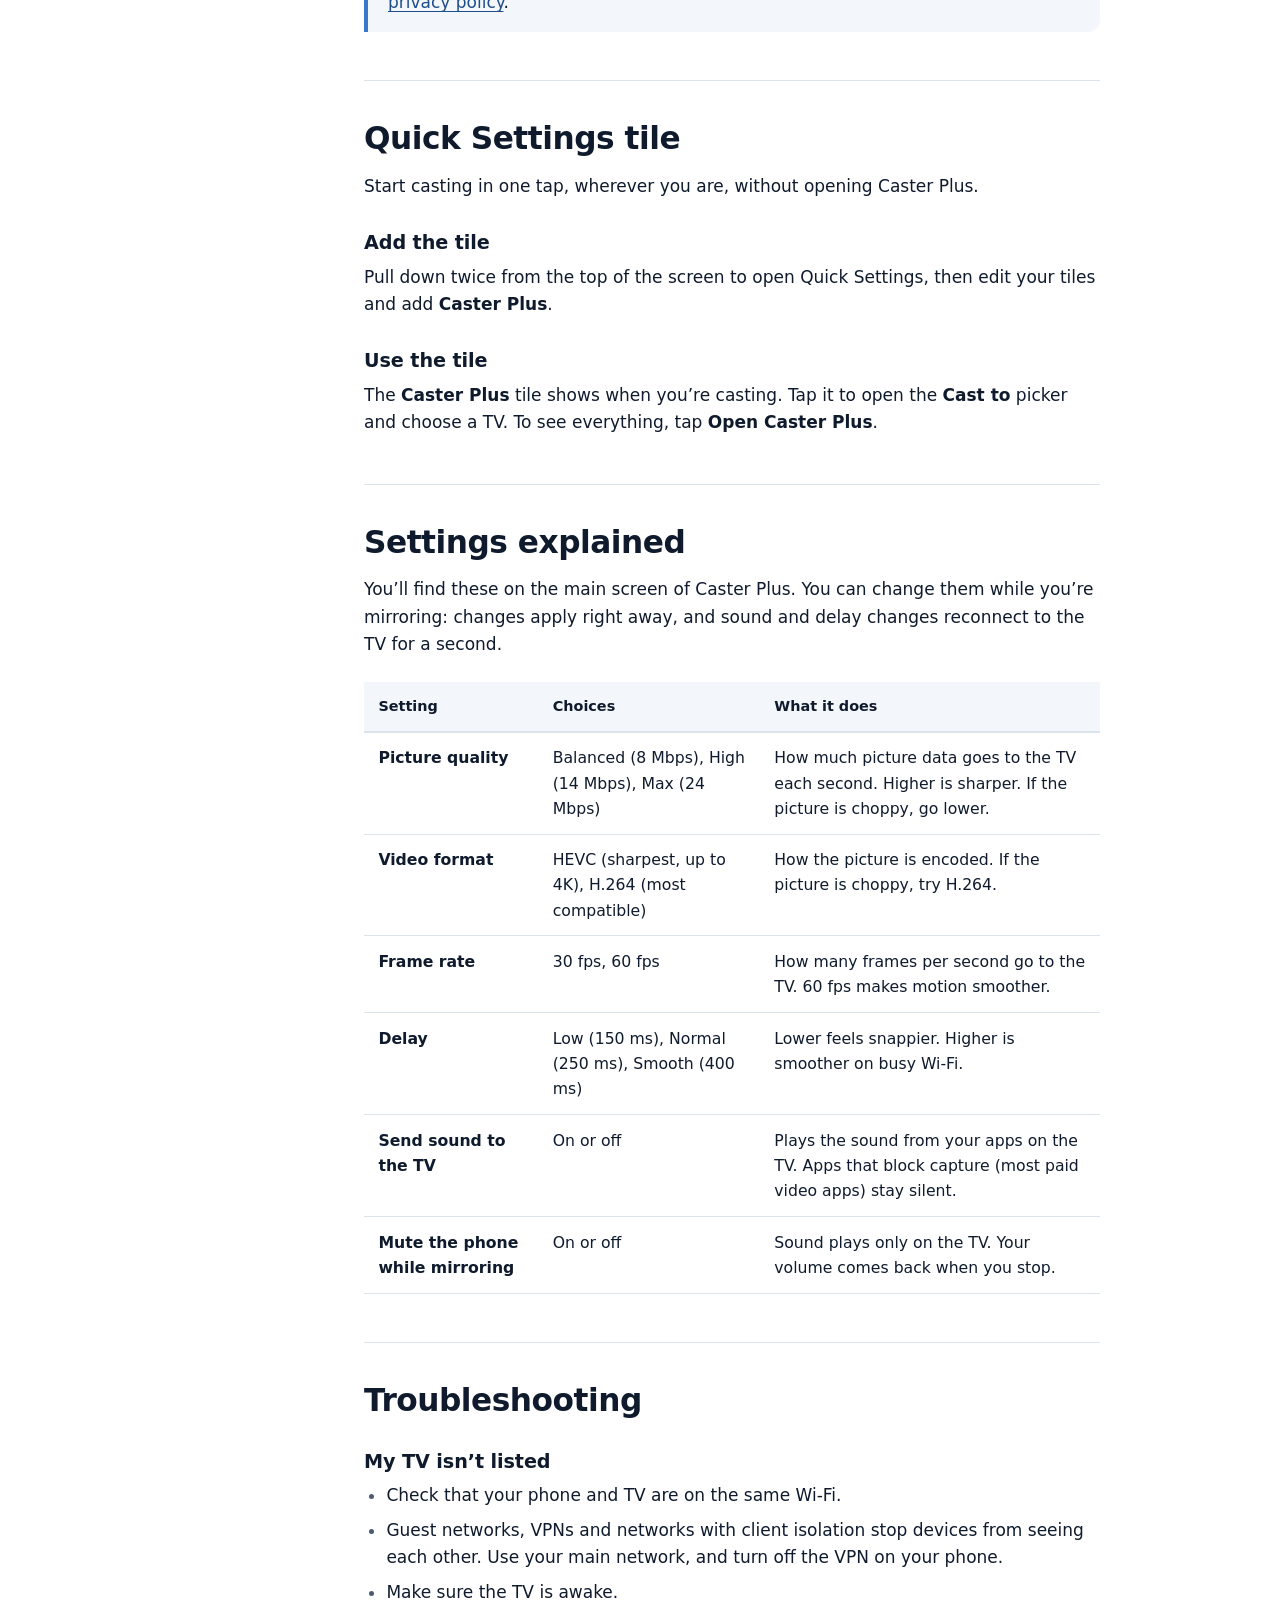
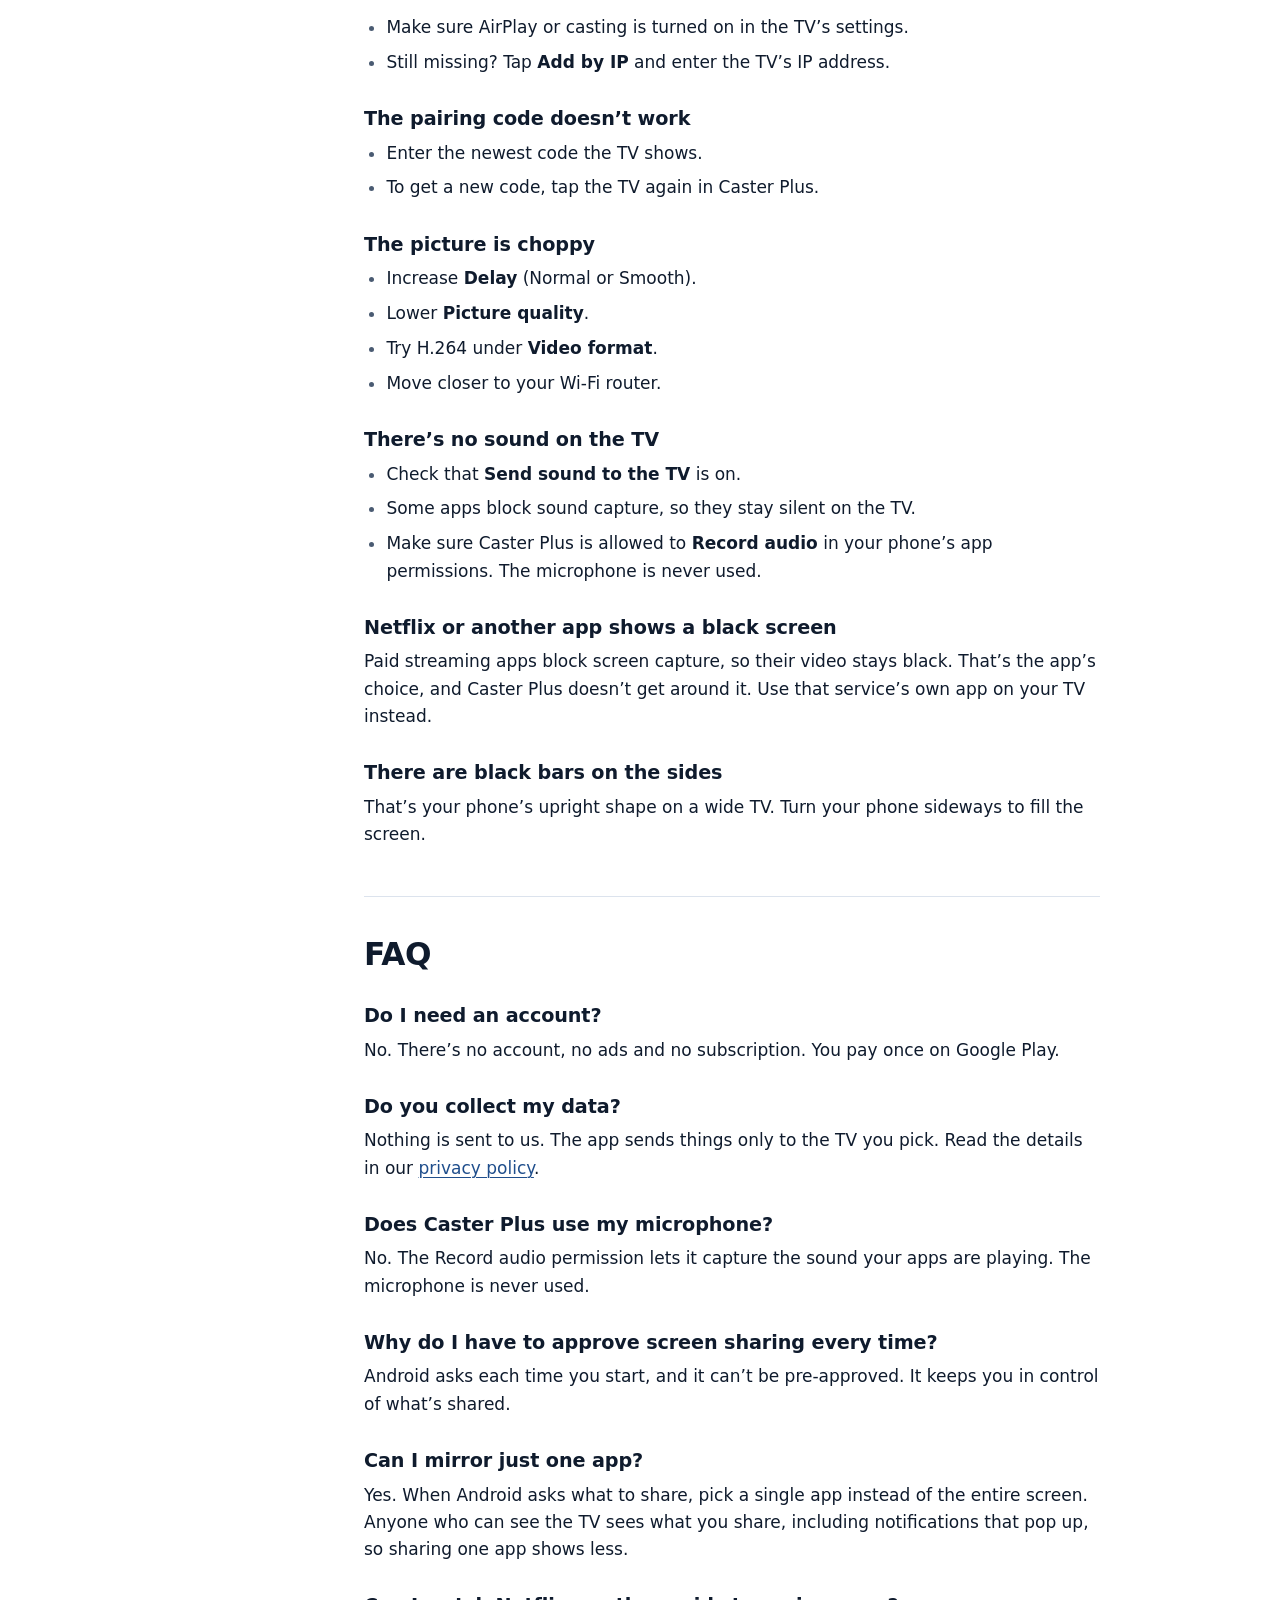
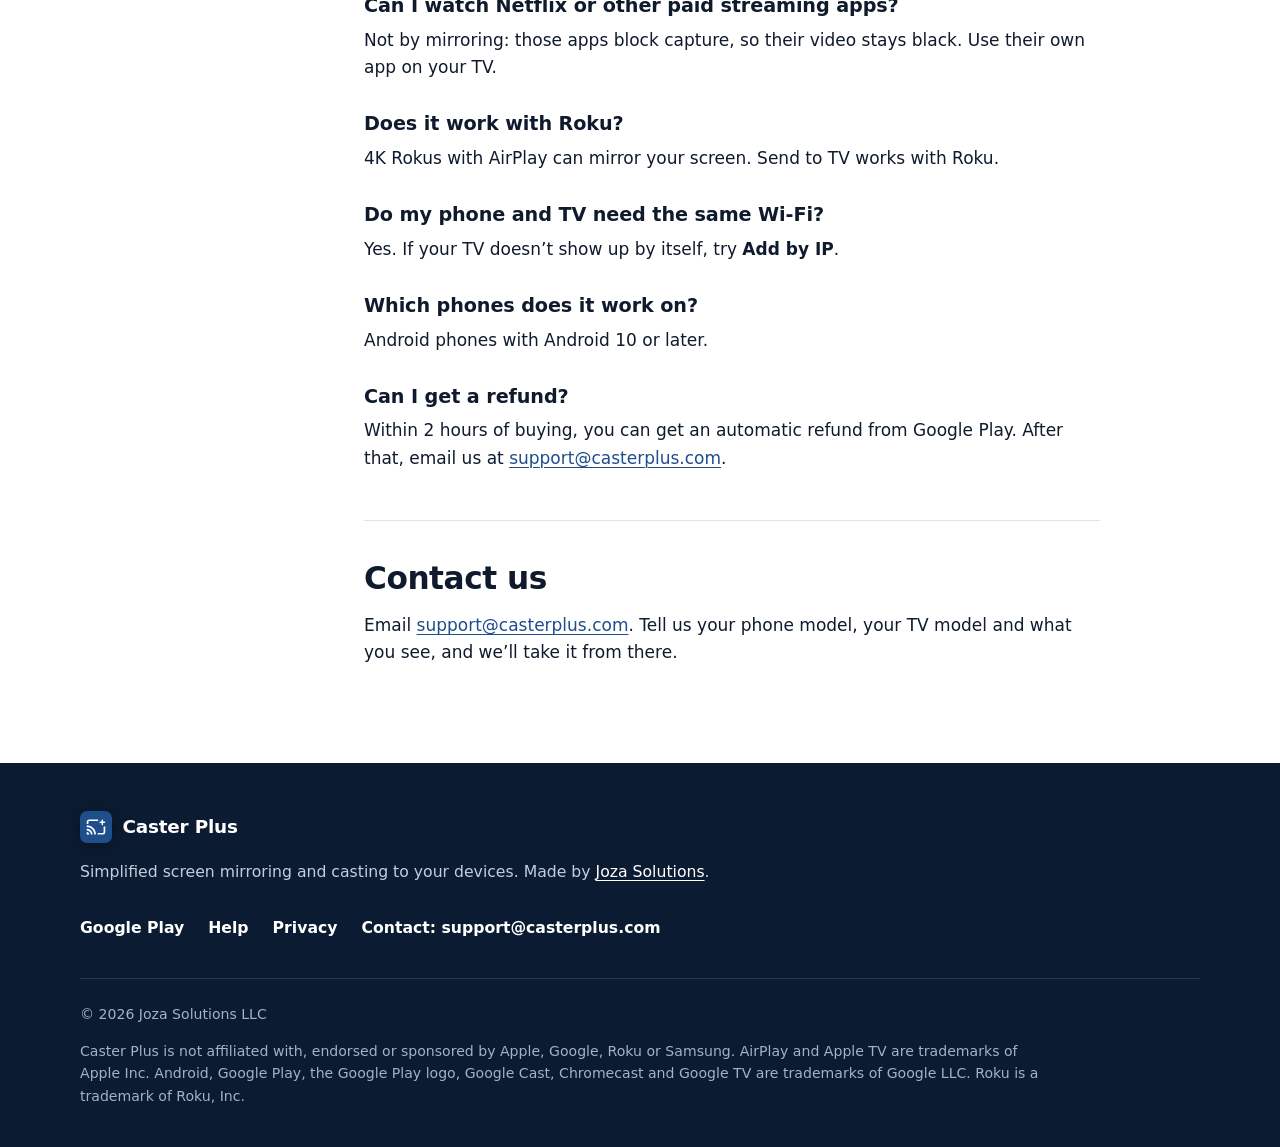
<file: out/help/index.html>
<!doctype html>
<html lang="en">
<head>
  <meta charset="utf-8">
  <meta name="viewport" content="width=device-width, initial-scale=1">
  <title>Help · Caster Plus</title>
  <meta name="description" content="Get Caster Plus working with your Apple TV, AirPlay smart TV, Chromecast, Google TV or Roku: getting started, Send to TV, the Quick Settings tile, settings and troubleshooting.">
  <meta name="color-scheme" content="light dark">
  <meta name="theme-color" content="#10305A">
  <link rel="canonical" href="https://casterplus.com/help/">
  <meta property="og:type" content="article">
  <meta property="og:site_name" content="Caster Plus">
  <meta property="og:title" content="Caster Plus Help">
  <meta property="og:description" content="Getting started, notes for each TV, Send to TV, the Quick Settings tile, settings and troubleshooting.">
  <meta property="og:url" content="https://casterplus.com/help/">
  <meta property="og:image" content="https://casterplus.com/assets/img/og-image.jpg">
  <meta property="og:image:width" content="1024">
  <meta property="og:image:height" content="500">
  <meta property="og:image:alt" content="Caster Plus. Simplified screen mirroring and casting to your devices.">
  <meta name="twitter:card" content="summary_large_image">
  <link rel="icon" href="../assets/img/favicon-32.png" sizes="32x32" type="image/png">
  <link rel="icon" href="../favicon.svg" type="image/svg+xml">
  <link rel="apple-touch-icon" href="../assets/img/apple-touch-icon.png">
  <link rel="stylesheet" href="../assets/css/site.css">
</head>
<body>
  <a class="skip-link" href="#main">Skip to content</a>

  <div class="band">
    <header class="site-header">
      <div class="wrap">
        <a class="logo" href="../">
          <svg viewBox="18 18 72 72" aria-hidden="true" focusable="false"><rect x="18" y="18" width="72" height="72" rx="16" fill="#1F4E8C" stroke="#fff" stroke-opacity=".25"/><g transform="translate(31.2 31.2) scale(1.9)" fill="none" stroke="#fff" stroke-linejoin="round"><path d="M2,8.5V6A2,2 0,0 1,4,4H14.5" stroke-width="2"/><path d="M22,11.5V18A2,2 0,0 1,20,20H14" stroke-width="2"/><path d="M19.5,4V9M17,6.5H22" stroke-width="1.8" stroke-linecap="round"/><path fill="#fff" stroke="none" d="M1,18v3h3C4,19.34 2.66,18 1,18zM1,14v2c2.76,0 5,2.24 5,5h2C8,17.13 4.87,14 1,14zM1,10v2c4.97,0 9,4.03 9,9h2C12,14.92 7.07,10 1,10z"/></g></svg>
          <span>Caster Plus</span>
        </a>
        <nav class="site-nav" aria-label="Main">
          <ul>
            <li class="nav-section"><a href="../#features">Features</a></li>
            <li class="nav-section"><a href="../#tvs">TVs</a></li>
            <li class="nav-section"><a href="../#how">How it works</a></li>
            <li><a href="./" aria-current="page">Help</a></li>
            <li><a href="../privacy/">Privacy</a></li>
          </ul>
        </nav>
      </div>
    </header>

    <div class="page-intro">
      <div class="wrap">
        <p class="eyebrow">Caster Plus</p>
        <h1>Help</h1>
        <p>Everything you need to get your phone on your TV, and what to do when something isn’t right. Still stuck? Email <a href="mailto:support@casterplus.com">support@casterplus.com</a>.</p>
      </div>
    </div>
  </div>

  <!--
    EXTEND(research): this page states only facts we have confirmed so far.
    Research is running now; add its findings in the marked places below
    (search this file for "EXTEND(research)"). Keep the same voice: "we",
    short sentences, app labels in <span class="ui">…</span>.
  -->

  <main id="main" class="doc">
    <div class="wrap doc-layout">
      <nav class="toc" aria-labelledby="toc-title">
        <h2 id="toc-title">On this page</h2>
        <ol>
          <li><a href="#getting-started">Getting started</a></li>
          <li><a href="#your-tv">Notes for your TV</a></li>
          <li><a href="#send-to-tv">Send to TV</a></li>
          <li><a href="#quick-settings">Quick Settings tile</a></li>
          <li><a href="#settings">Settings explained</a></li>
          <li><a href="#troubleshooting">Troubleshooting</a></li>
          <li><a href="#faq">FAQ</a></li>
          <li><a href="#contact">Contact us</a></li>
        </ol>
      </nav>

      <article class="prose">

        <section class="help-section" id="getting-started" aria-labelledby="getting-started-title">
          <h2 id="getting-started-title">Getting started</h2>

          <h3 id="what-you-need">What you need</h3>
          <ul>
            <li>An Android phone with Android 10 or later.</li>
            <li>A TV that Caster Plus supports: an Apple TV, an AirPlay 2 smart TV (many Samsung, LG, Vizio and Sony TVs, and 4K Rokus with AirPlay), a Chromecast or a Google TV. <a href="#send-to-tv">Send to TV</a> also works with Roku.</li>
            <li>Your phone and TV on the same Wi-Fi. If the phone can’t find your TV by itself, you can add it by its IP address with <span class="ui">Add by IP</span>.</li>
          </ul>

          <h3 id="permissions">Permissions</h3>
          <p>Caster Plus asks for a few permissions so casting works smoothly:</p>
          <ul>
            <li><strong>Nearby devices</strong> to find the TVs on your network.</li>
            <li><strong>Record audio</strong> to capture the sound your apps are playing, so the TV can play it. The microphone is never used.</li>
            <li><strong>Notifications</strong> (optional) to show media controls while you cast.</li>
          </ul>

          <h3 id="first-mirror">Mirror your screen</h3>
          <ol>
            <li>Open Caster Plus. Your TVs appear under <span class="ui">TVs on your network</span>.</li>
            <li>Tap your TV. The first time you use an Apple TV or AirPlay TV, the TV shows a 4-digit code. Enter it on your phone. You only do this once for each TV. Chromecast and Google TV are verified automatically, with no code.</li>
            <li>Android asks what to share: your entire screen or a single app. Choose, and confirm.</li>
            <li>You’re on the TV. To stop, tap <span class="ui">Stop mirroring</span>.</li>
          </ol>
          <p class="note">Android asks you to share your screen each time you start mirroring. It’s an Android safeguard, and no app can pre-approve it.</p>

          <h3 id="portrait-landscape">Portrait and landscape</h3>
          <p>Phones are tall and most TVs are wide. When you hold your phone upright, it appears on a 16:9 TV with black bars on each side. Turn your phone sideways to fill the screen.</p>

          <!-- EXTEND(research): first-run walkthrough details, stopping from the notification, one app vs. entire screen tips. -->
        </section>

        <section class="help-section" id="your-tv" aria-labelledby="your-tv-title">
          <h2 id="your-tv-title">Notes for your TV</h2>

          <h3 id="apple-tv">Apple TV</h3>
          <ul>
            <li>Screen mirroring with sound and Send to TV both work.</li>
            <li>The first time, the Apple TV shows a 4-digit code. Enter it once and Caster Plus remembers the pairing.</li>
          </ul>
          <!-- EXTEND(research): Apple TV models and tvOS settings that affect pairing. -->

          <h3 id="airplay-tvs">AirPlay 2 smart TVs</h3>
          <ul>
            <li>Many Samsung, LG, Vizio and Sony TVs have AirPlay 2 built in. Screen mirroring with sound and Send to TV both work.</li>
            <li>Make sure AirPlay is turned on in the TV’s settings.</li>
            <li>Like an Apple TV, the TV shows a 4-digit code the first time. Enter it once.</li>
          </ul>
          <!-- EXTEND(research): per-brand steps to turn on AirPlay (Samsung, LG, Vizio, Sony) and known model lists. -->

          <h3 id="google-cast">Chromecast and Google TV</h3>
          <ul>
            <li>Screen mirroring with sound and Send to TV both work.</li>
            <li>There’s no code to enter: Caster Plus verifies these devices automatically.</li>
            <li>Make sure casting is turned on for the TV.</li>
          </ul>
          <!-- EXTEND(research): Google TV / Chromecast settings that block casting, TVs with Chromecast built in. -->

          <h3 id="roku">Roku</h3>
          <ul>
            <li>Screen mirroring works on 4K Rokus with AirPlay. It connects over AirPlay, so it works like an AirPlay TV.</li>
            <li>Rokus without AirPlay can’t mirror, but Send to TV works with Roku, so you can still play your videos on it at full quality.</li>
          </ul>
          <!-- EXTEND(research): which Roku models have AirPlay, and where to turn it on. -->
        </section>

        <section class="help-section" id="send-to-tv" aria-labelledby="send-to-tv-title">
          <h2 id="send-to-tv-title">Send to TV</h2>
          <p>Send to TV plays a video or audio file from your phone on the TV. Instead of mirroring your screen, the TV plays the original file at full quality, and it keeps playing even with your phone locked.</p>

          <h3 id="how-to-send">How to send</h3>
          <ol>
            <li>Share a video, an audio file or a direct video link from another app, and choose <span class="ui">Send to TV</span> in the share sheet. Or, in Caster Plus, tap <span class="ui">Play a video from this phone on the TV</span>.</li>
            <li>Pick a TV. It starts playing.</li>
          </ol>

          <h3 id="what-you-can-send">What you can send</h3>
          <ul>
            <li>Video and audio files from your phone.</li>
            <li>Direct links to a video file.</li>
            <li>Not web pages: a link to a YouTube or Netflix page is a web page, not a video file, so it can’t be sent.</li>
          </ul>

          <h3 id="send-controls">Controls</h3>
          <p>While it plays, media controls appear on your lock screen, in the notification shade and in the Quick Settings media panel.</p>

          <h3 id="send-works-with">Works with</h3>
          <p>Apple TV and AirPlay TVs, Chromecast and Google TV, and Roku.</p>

          <p class="note">The file’s name is shown on the TV as its title. For a link, the TV downloads the video from that website. The transfer isn’t encrypted on your Wi-Fi, like any media server on a home network, so use it on networks you trust. <a href="../privacy/#security">More in our privacy policy</a>.</p>

          <!-- EXTEND(research): supported file formats per TV, subtitles, seeking, what happens when the phone leaves Wi-Fi. -->
        </section>

        <section class="help-section" id="quick-settings" aria-labelledby="quick-settings-title">
          <h2 id="quick-settings-title">Quick Settings tile</h2>
          <p>Start casting in one tap, wherever you are, without opening Caster Plus.</p>

          <h3 id="add-tile">Add the tile</h3>
          <p>Pull down twice from the top of the screen to open Quick Settings, then edit your tiles and add <span class="ui">Caster Plus</span>.</p>
          <!-- EXTEND(research): tile editing steps on Pixel, Samsung One UI and other phone makers. -->

          <h3 id="use-tile">Use the tile</h3>
          <p>The <span class="ui">Caster Plus</span> tile shows when you’re casting. Tap it to open the <span class="ui">Cast to</span> picker and choose a TV. To see everything, tap <span class="ui">Open Caster Plus</span>.</p>
        </section>

        <section class="help-section" id="settings" aria-labelledby="settings-title">
          <h2 id="settings-title">Settings explained</h2>
          <p>You’ll find these on the main screen of Caster Plus. You can change them while you’re mirroring: changes apply right away, and sound and delay changes reconnect to the TV for a second.</p>

          <table class="data" role="table">
            <thead role="rowgroup">
              <tr role="row">
                <th scope="col" role="columnheader">Setting</th>
                <th scope="col" role="columnheader">Choices</th>
                <th scope="col" role="columnheader">What it does</th>
              </tr>
            </thead>
            <tbody role="rowgroup">
              <tr role="row">
                <th scope="row" role="rowheader">Picture quality</th>
                <td role="cell" data-label="Choices">Balanced (8 Mbps), High (14 Mbps), Max (24 Mbps)</td>
                <td role="cell" data-label="What it does">How much picture data goes to the TV each second. Higher is sharper. If the picture is choppy, go lower.</td>
              </tr>
              <tr role="row">
                <th scope="row" role="rowheader">Video format</th>
                <td role="cell" data-label="Choices">HEVC (sharpest, up to 4K), H.264 (most compatible)</td>
                <td role="cell" data-label="What it does">How the picture is encoded. If the picture is choppy, try H.264.</td>
              </tr>
              <tr role="row">
                <th scope="row" role="rowheader">Frame rate</th>
                <td role="cell" data-label="Choices">30 fps, 60 fps</td>
                <td role="cell" data-label="What it does">How many frames per second go to the TV. 60 fps makes motion smoother.</td>
              </tr>
              <tr role="row">
                <th scope="row" role="rowheader">Delay</th>
                <td role="cell" data-label="Choices">Low (150 ms), Normal (250 ms), Smooth (400 ms)</td>
                <td role="cell" data-label="What it does">Lower feels snappier. Higher is smoother on busy Wi-Fi.</td>
              </tr>
              <tr role="row">
                <th scope="row" role="rowheader">Send sound to the TV</th>
                <td role="cell" data-label="Choices">On or off</td>
                <td role="cell" data-label="What it does">Plays the sound from your apps on the TV. Apps that block capture (most paid video apps) stay silent.</td>
              </tr>
              <tr role="row">
                <th scope="row" role="rowheader">Mute the phone while mirroring</th>
                <td role="cell" data-label="Choices">On or off</td>
                <td role="cell" data-label="What it does">Sound plays only on the TV. Your volume comes back when you stop.</td>
              </tr>
            </tbody>
          </table>
          <!-- EXTEND(research): recommended settings per TV and network. -->
        </section>

        <section class="help-section" id="troubleshooting" aria-labelledby="troubleshooting-title">
          <h2 id="troubleshooting-title">Troubleshooting</h2>

          <h3 id="tv-not-listed">My TV isn’t listed</h3>
          <ul>
            <li>Check that your phone and TV are on the same Wi-Fi.</li>
            <li>Guest networks, VPNs and networks with client isolation stop devices from seeing each other. Use your main network, and turn off the VPN on your phone.</li>
            <li>Make sure the TV is awake.</li>
            <li>Make sure AirPlay or casting is turned on in the TV’s settings.</li>
            <li>Still missing? Tap <span class="ui">Add by IP</span> and enter the TV’s IP address.</li>
          </ul>

          <h3 id="pairing-code">The pairing code doesn’t work</h3>
          <ul>
            <li>Enter the newest code the TV shows.</li>
            <li>To get a new code, tap the TV again in Caster Plus.</li>
          </ul>

          <h3 id="choppy">The picture is choppy</h3>
          <ul>
            <li>Increase <span class="ui">Delay</span> (Normal or Smooth).</li>
            <li>Lower <span class="ui">Picture quality</span>.</li>
            <li>Try H.264 under <span class="ui">Video format</span>.</li>
            <li>Move closer to your Wi-Fi router.</li>
          </ul>

          <h3 id="no-sound">There’s no sound on the TV</h3>
          <ul>
            <li>Check that <span class="ui">Send sound to the TV</span> is on.</li>
            <li>Some apps block sound capture, so they stay silent on the TV.</li>
            <li>Make sure Caster Plus is allowed to <strong>Record audio</strong> in your phone’s app permissions. The microphone is never used.</li>
          </ul>

          <h3 id="black-video">Netflix or another app shows a black screen</h3>
          <p>Paid streaming apps block screen capture, so their video stays black. That’s the app’s choice, and Caster Plus doesn’t get around it. Use that service’s own app on your TV instead.</p>

          <h3 id="black-bars">There are black bars on the sides</h3>
          <p>That’s your phone’s upright shape on a wide TV. Turn your phone sideways to fill the screen.</p>

          <!-- EXTEND(research): router and mesh Wi-Fi settings, TV firmware issues, error messages and what they mean. -->
        </section>

        <section class="help-section" id="faq" aria-labelledby="faq-title">
          <h2 id="faq-title">FAQ</h2>

          <h3 id="faq-account">Do I need an account?</h3>
          <p>No. There’s no account, no ads and no subscription. You pay once on Google Play.</p>

          <h3 id="faq-data">Do you collect my data?</h3>
          <p>Nothing is sent to us. The app sends things only to the TV you pick. Read the details in our <a href="../privacy/">privacy policy</a>.</p>

          <h3 id="faq-mic">Does Caster Plus use my microphone?</h3>
          <p>No. The Record audio permission lets it capture the sound your apps are playing. The microphone is never used.</p>

          <h3 id="faq-approve">Why do I have to approve screen sharing every time?</h3>
          <p>Android asks each time you start, and it can’t be pre-approved. It keeps you in control of what’s shared.</p>

          <h3 id="faq-one-app">Can I mirror just one app?</h3>
          <p>Yes. When Android asks what to share, pick a single app instead of the entire screen. Anyone who can see the TV sees what you share, including notifications that pop up, so sharing one app shows less.</p>

          <h3 id="faq-streaming">Can I watch Netflix or other paid streaming apps?</h3>
          <p>Not by mirroring: those apps block capture, so their video stays black. Use their own app on your TV.</p>

          <h3 id="faq-roku">Does it work with Roku?</h3>
          <p>4K Rokus with AirPlay can mirror your screen. Send to TV works with Roku.</p>

          <h3 id="faq-wifi">Do my phone and TV need the same Wi-Fi?</h3>
          <p>Yes. If your TV doesn’t show up by itself, try <span class="ui">Add by IP</span>.</p>

          <h3 id="faq-android">Which phones does it work on?</h3>
          <p>Android phones with Android 10 or later.</p>

          <h3 id="faq-refund">Can I get a refund?</h3>
          <p>Within 2 hours of buying, you can get an automatic refund from Google Play. After that, email us at <a href="mailto:support@casterplus.com">support@casterplus.com</a>.</p>

          <!-- EXTEND(research): more questions as support email comes in. -->
        </section>

        <section class="help-section" id="contact" aria-labelledby="contact-title">
          <h2 id="contact-title">Contact us</h2>
          <p>Email <a href="mailto:support@casterplus.com">support@casterplus.com</a>. Tell us your phone model, your TV model and what you see, and we’ll take it from there.</p>
        </section>

      </article>
    </div>
  </main>

  <footer class="site-footer">
    <div class="wrap">
      <div class="footer-top">
        <div>
          <a class="logo" href="../">
            <svg viewBox="18 18 72 72" aria-hidden="true" focusable="false"><rect x="18" y="18" width="72" height="72" rx="16" fill="#1F4E8C"/><g transform="translate(31.2 31.2) scale(1.9)" fill="none" stroke="#fff" stroke-linejoin="round"><path d="M2,8.5V6A2,2 0,0 1,4,4H14.5" stroke-width="2"/><path d="M22,11.5V18A2,2 0,0 1,20,20H14" stroke-width="2"/><path d="M19.5,4V9M17,6.5H22" stroke-width="1.8" stroke-linecap="round"/><path fill="#fff" stroke="none" d="M1,18v3h3C4,19.34 2.66,18 1,18zM1,14v2c2.76,0 5,2.24 5,5h2C8,17.13 4.87,14 1,14zM1,10v2c4.97,0 9,4.03 9,9h2C12,14.92 7.07,10 1,10z"/></g></svg>
            <span>Caster Plus</span>
          </a>
          <p class="tagline">Simplified screen mirroring and casting to your devices. Made by <a href="https://joza.solutions">Joza Solutions</a>.</p>
        </div>
        <nav class="footer-nav" aria-label="Footer">
          <ul>
            <li><a href="https://play.google.com/store/apps/details?id=solutions.joza.casterplus">Google Play</a></li>
            <li><a href="./">Help</a></li>
            <li><a href="../privacy/">Privacy</a></li>
            <li><a href="mailto:support@casterplus.com">Contact: support@casterplus.com</a></li>
          </ul>
        </nav>
      </div>
      <div class="footer-legal">
        <p>© 2026 Joza Solutions LLC</p>
        <p>Caster Plus is not affiliated with, endorsed or sponsored by Apple, Google, Roku or Samsung. AirPlay and Apple TV are trademarks of Apple Inc. Android, Google Play, the Google Play logo, Google Cast, Chromecast and Google TV are trademarks of Google LLC. Roku is a trademark of Roku, Inc.</p>
      </div>
    </div>
  </footer>
</body>
</html>
</file>
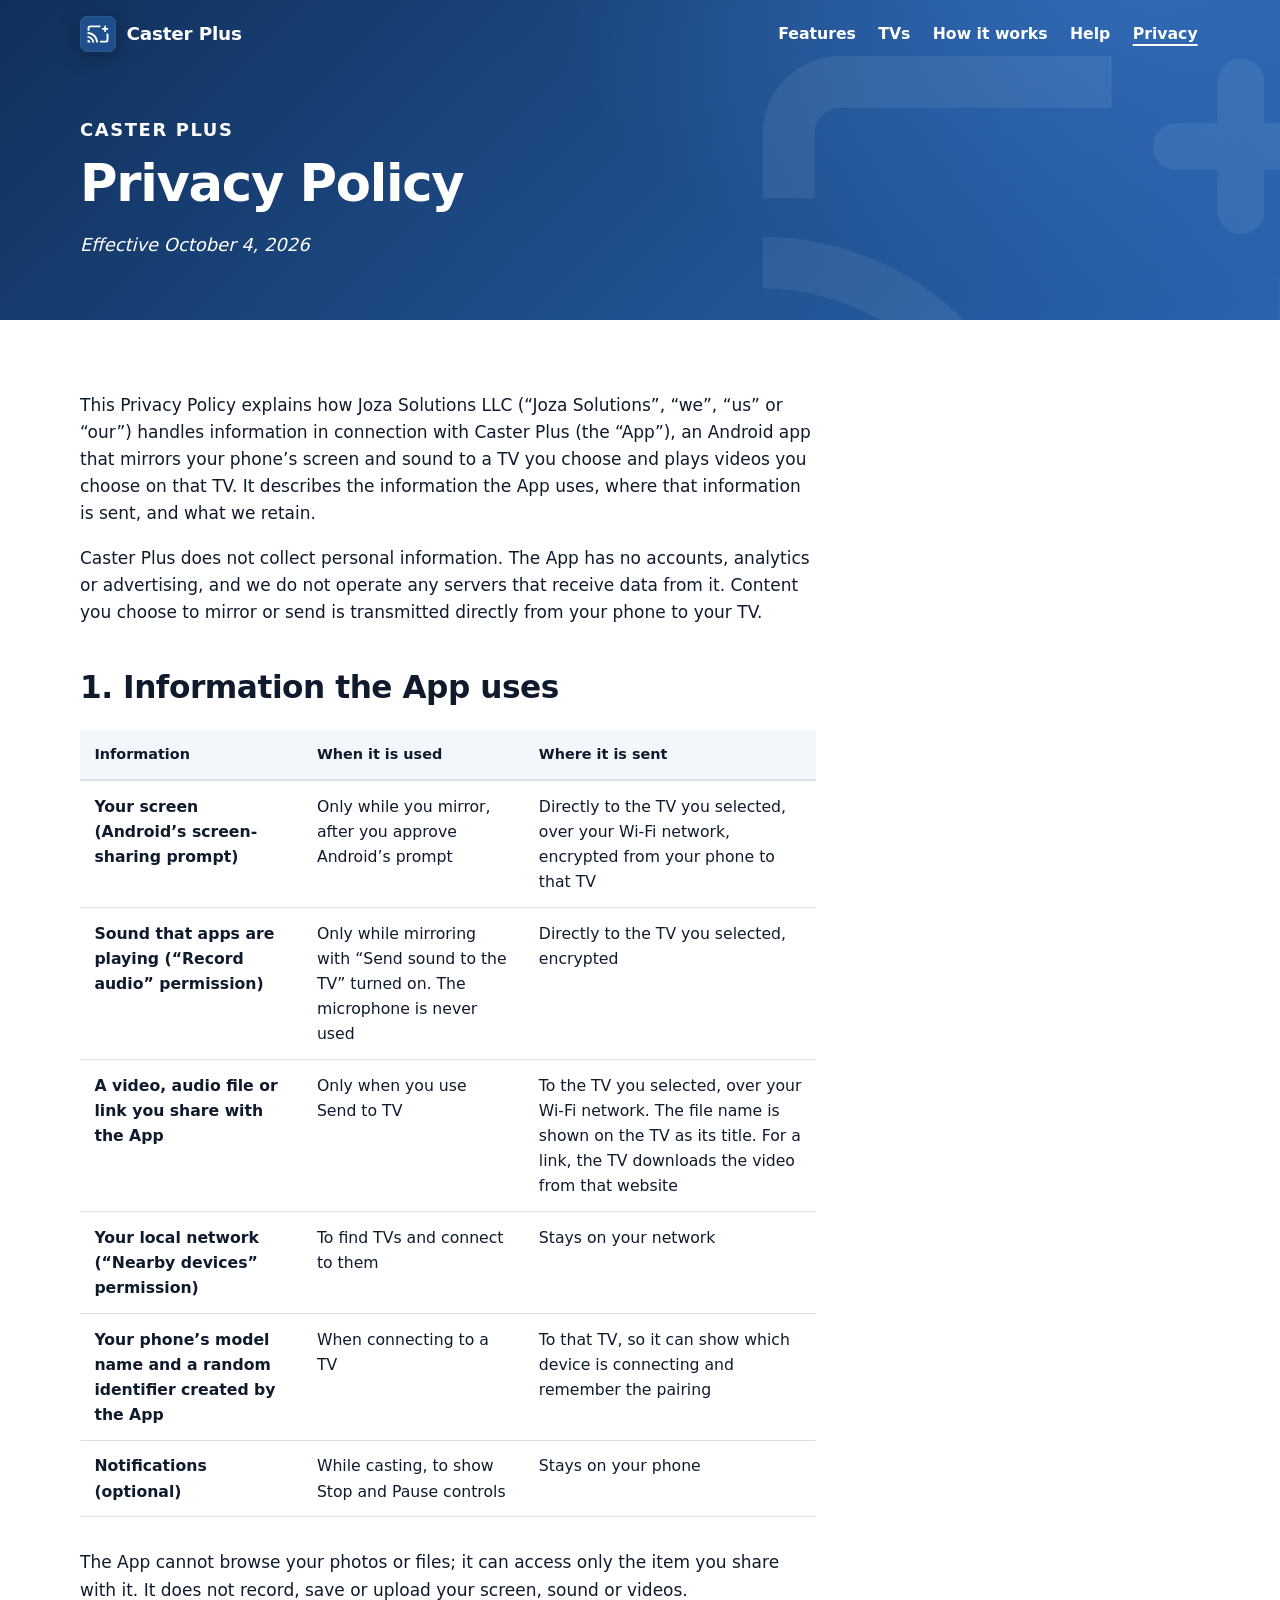
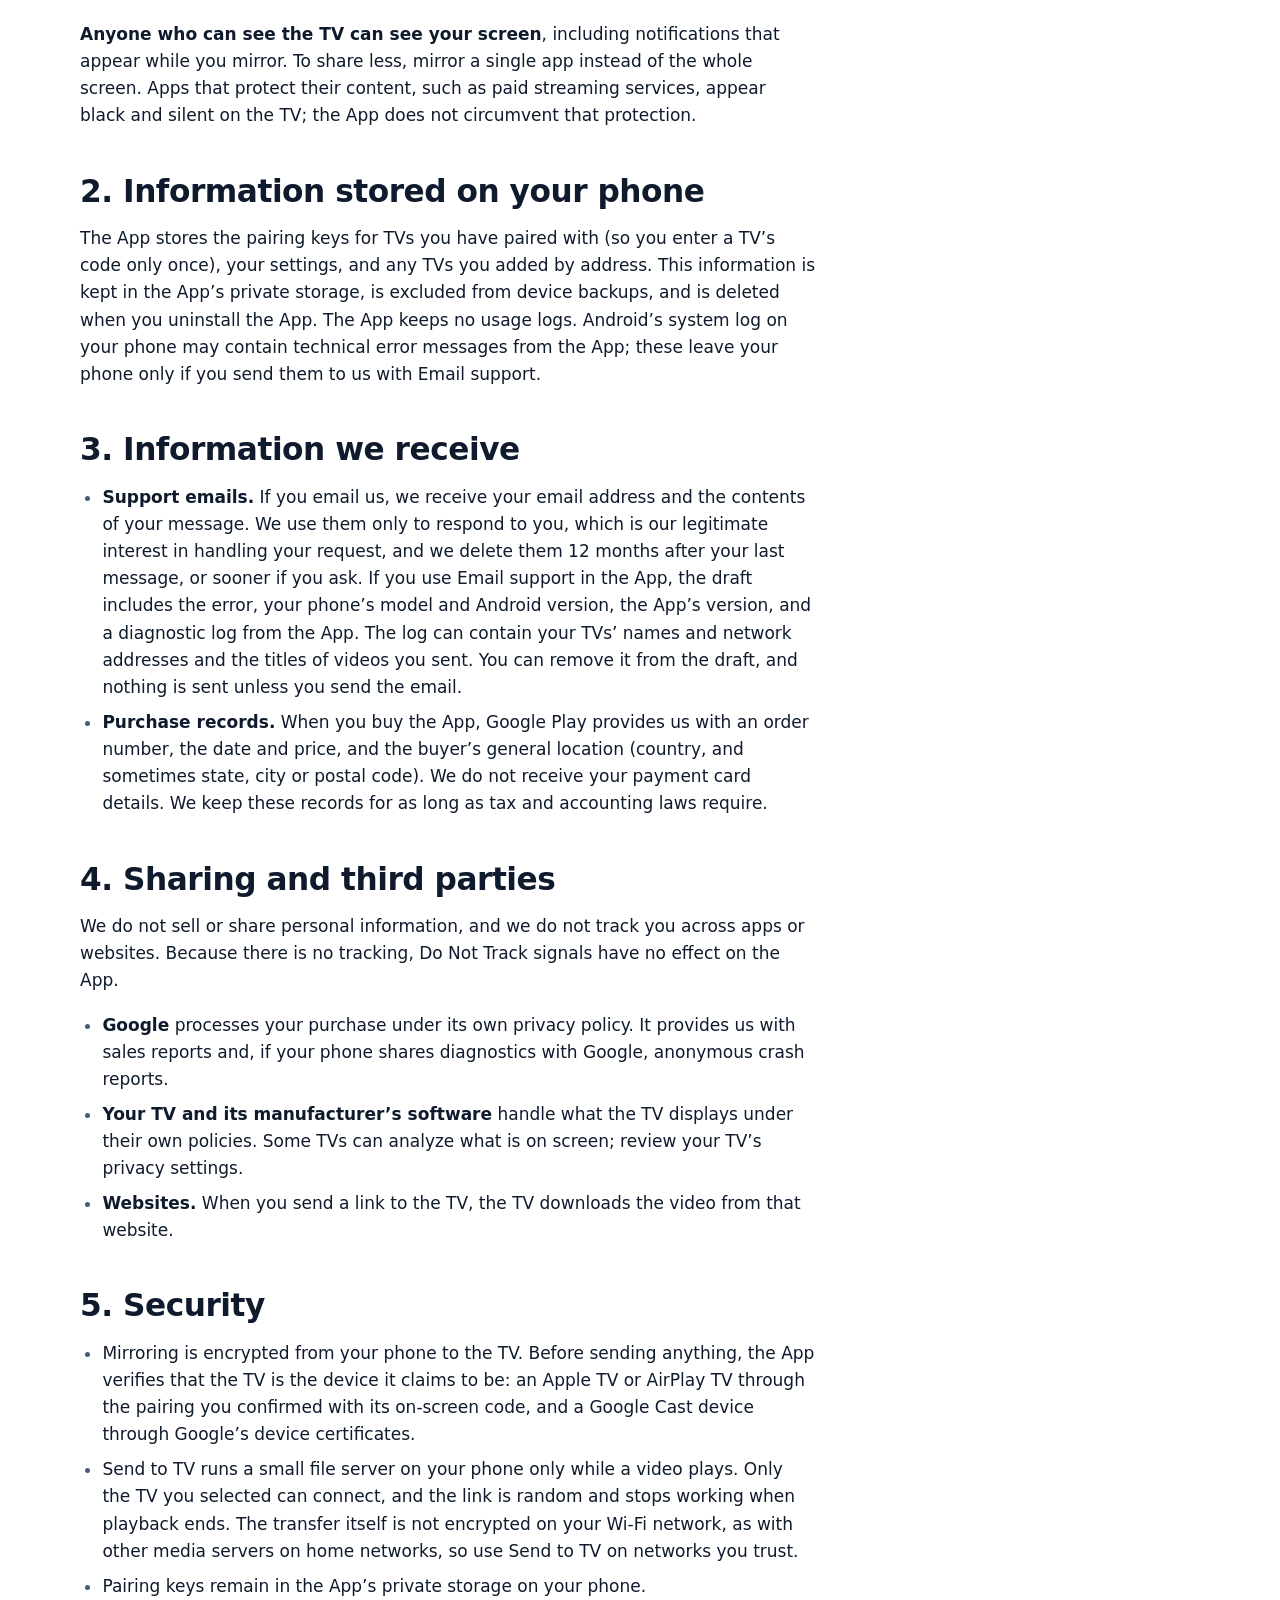
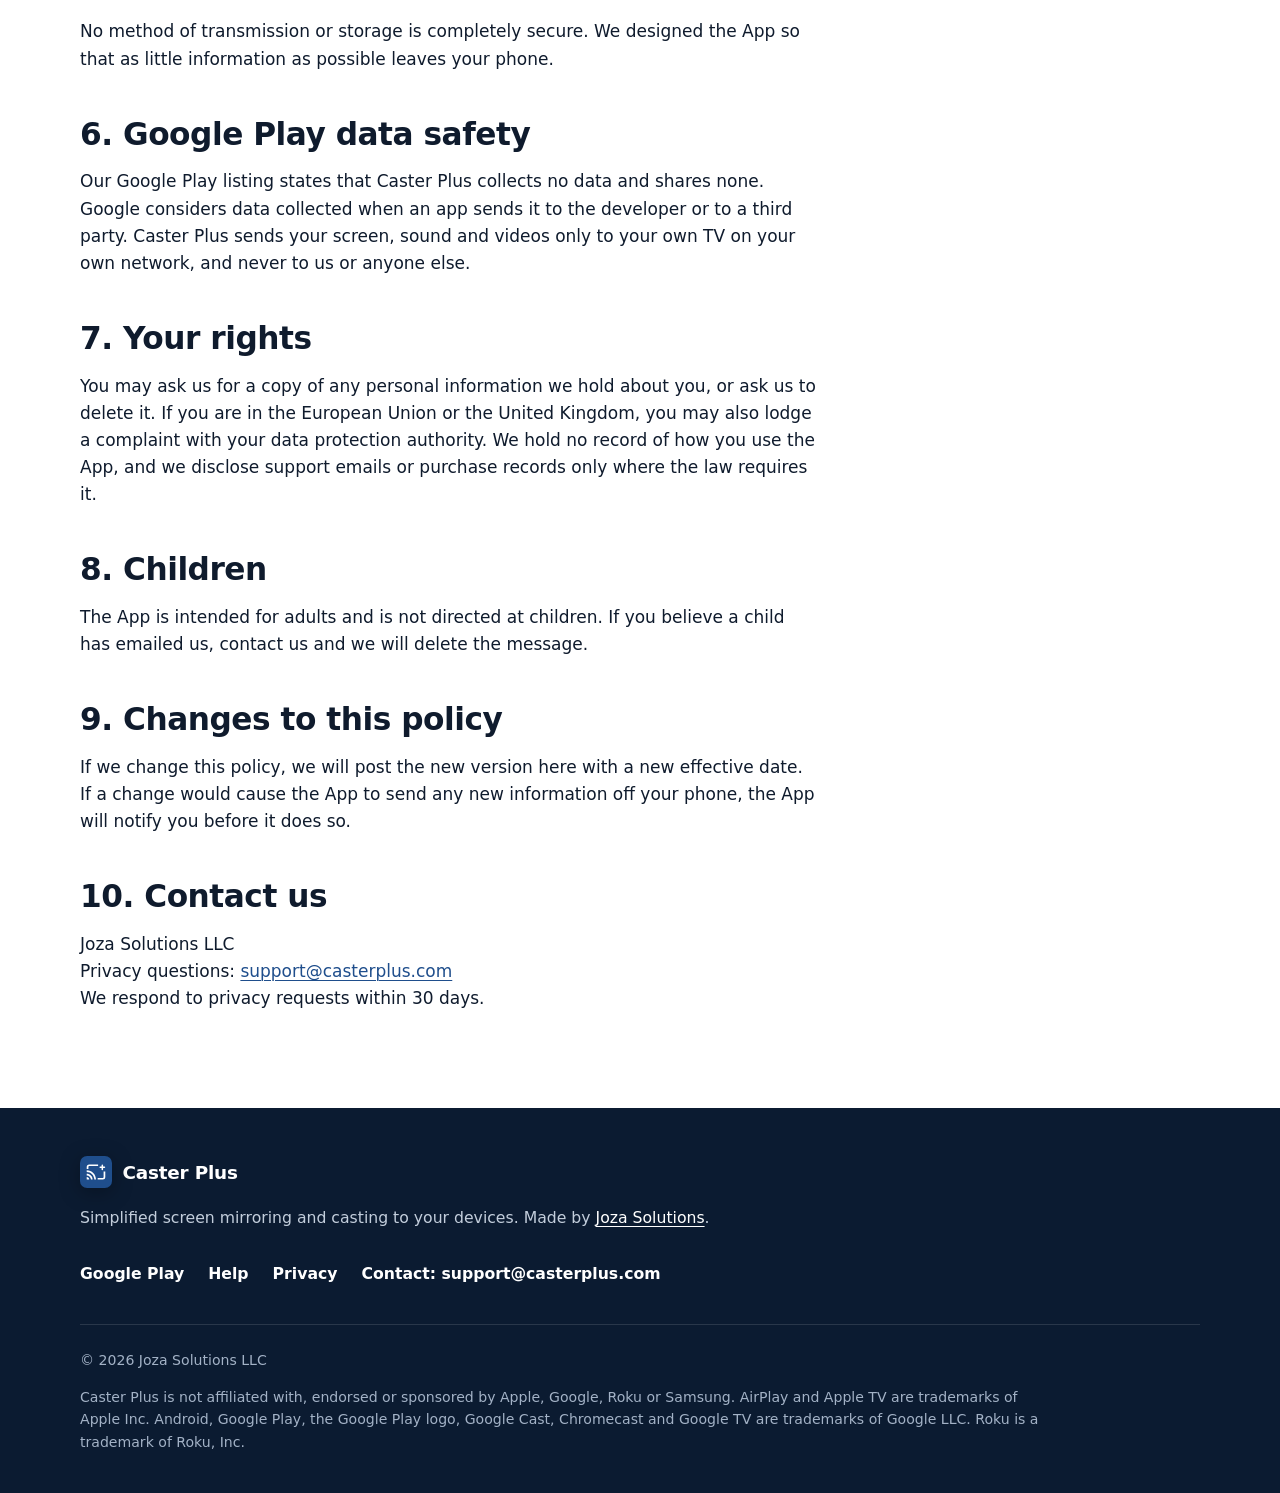
<file: out/privacy/index.html>
<!doctype html>
<html lang="en">
<head>
  <meta charset="utf-8">
  <meta name="viewport" content="width=device-width, initial-scale=1">
  <title>Privacy Policy · Caster Plus</title>
  <meta name="description" content="Privacy policy for Caster Plus by Joza Solutions LLC. Caster Plus does not collect personal information; content you mirror or send goes directly from your phone to your TV.">
  <meta name="color-scheme" content="light dark">
  <meta name="theme-color" content="#10305A">
  <link rel="canonical" href="https://casterplus.com/privacy/">
  <meta property="og:type" content="article">
  <meta property="og:site_name" content="Caster Plus">
  <meta property="og:title" content="Caster Plus Privacy Policy">
  <meta property="og:description" content="Privacy policy for Caster Plus by Joza Solutions LLC. Caster Plus does not collect personal information; content you mirror or send goes directly from your phone to your TV.">
  <meta property="og:url" content="https://casterplus.com/privacy/">
  <meta property="og:image" content="https://casterplus.com/assets/img/og-image.jpg">
  <meta property="og:image:width" content="1024">
  <meta property="og:image:height" content="500">
  <meta property="og:image:alt" content="Caster Plus. Simplified screen mirroring and casting to your devices.">
  <meta name="twitter:card" content="summary_large_image">
  <link rel="icon" href="../assets/img/favicon-32.png" sizes="32x32" type="image/png">
  <link rel="icon" href="../favicon.svg" type="image/svg+xml">
  <link rel="apple-touch-icon" href="../assets/img/apple-touch-icon.png">
  <link rel="stylesheet" href="../assets/css/site.css">
</head>
<body>
  <a class="skip-link" href="#main">Skip to content</a>

  <div class="band">
    <header class="site-header">
      <div class="wrap">
        <a class="logo" href="../">
          <svg viewBox="18 18 72 72" aria-hidden="true" focusable="false"><rect x="18" y="18" width="72" height="72" rx="16" fill="#1F4E8C" stroke="#fff" stroke-opacity=".25"/><g transform="translate(31.2 31.2) scale(1.9)" fill="none" stroke="#fff" stroke-linejoin="round"><path d="M2,8.5V6A2,2 0,0 1,4,4H14.5" stroke-width="2"/><path d="M22,11.5V18A2,2 0,0 1,20,20H14" stroke-width="2"/><path d="M19.5,4V9M17,6.5H22" stroke-width="1.8" stroke-linecap="round"/><path fill="#fff" stroke="none" d="M1,18v3h3C4,19.34 2.66,18 1,18zM1,14v2c2.76,0 5,2.24 5,5h2C8,17.13 4.87,14 1,14zM1,10v2c4.97,0 9,4.03 9,9h2C12,14.92 7.07,10 1,10z"/></g></svg>
          <span>Caster Plus</span>
        </a>
        <nav class="site-nav" aria-label="Main">
          <ul>
            <li class="nav-section"><a href="../#features">Features</a></li>
            <li class="nav-section"><a href="../#tvs">TVs</a></li>
            <li class="nav-section"><a href="../#how">How it works</a></li>
            <li><a href="../help/">Help</a></li>
            <li><a href="./" aria-current="page">Privacy</a></li>
          </ul>
        </nav>
      </div>
    </header>

    <div class="page-intro">
      <div class="wrap">
        <p class="eyebrow">Caster Plus</p>
        <h1>Privacy Policy</h1>
        <p><em>Effective <time datetime="2026-10-04">October 4, 2026</time></em></p>
      </div>
    </div>
  </div>

  <main id="main" class="doc">
    <div class="wrap">
      <article class="prose">
        <p>This Privacy Policy explains how Joza Solutions LLC (“Joza Solutions”, “we”, “us” or “our”) handles information in connection with Caster Plus (the “App”), an Android app that mirrors your phone’s screen and sound to a TV you choose and plays videos you choose on that TV. It describes the information the App uses, where that information is sent, and what we retain.</p>

        <p>Caster Plus does not collect personal information. The App has no accounts, analytics or advertising, and we do not operate any servers that receive data from it. Content you choose to mirror or send is transmitted directly from your phone to your TV.</p>

        <h2 id="information-the-app-uses">1. Information the App uses</h2>

        <table class="data" role="table">
          <thead role="rowgroup">
            <tr role="row">
              <th scope="col" role="columnheader">Information</th>
              <th scope="col" role="columnheader">When it is used</th>
              <th scope="col" role="columnheader">Where it is sent</th>
            </tr>
          </thead>
          <tbody role="rowgroup">
            <tr role="row">
              <th scope="row" role="rowheader">Your screen (Android’s screen-sharing prompt)</th>
              <td role="cell" data-label="When it is used">Only while you mirror, after you approve Android’s prompt</td>
              <td role="cell" data-label="Where it is sent">Directly to the TV you selected, over your Wi-Fi network, encrypted from your phone to that TV</td>
            </tr>
            <tr role="row">
              <th scope="row" role="rowheader">Sound that apps are playing (“Record audio” permission)</th>
              <td role="cell" data-label="When it is used">Only while mirroring with “Send sound to the TV” turned on. The microphone is never used</td>
              <td role="cell" data-label="Where it is sent">Directly to the TV you selected, encrypted</td>
            </tr>
            <tr role="row">
              <th scope="row" role="rowheader">A video, audio file or link you share with the App</th>
              <td role="cell" data-label="When it is used">Only when you use Send to TV</td>
              <td role="cell" data-label="Where it is sent">To the TV you selected, over your Wi-Fi network. The file name is shown on the TV as its title. For a link, the TV downloads the video from that website</td>
            </tr>
            <tr role="row">
              <th scope="row" role="rowheader">Your local network (“Nearby devices” permission)</th>
              <td role="cell" data-label="When it is used">To find TVs and connect to them</td>
              <td role="cell" data-label="Where it is sent">Stays on your network</td>
            </tr>
            <tr role="row">
              <th scope="row" role="rowheader">Your phone’s model name and a random identifier created by the App</th>
              <td role="cell" data-label="When it is used">When connecting to a TV</td>
              <td role="cell" data-label="Where it is sent">To that TV, so it can show which device is connecting and remember the pairing</td>
            </tr>
            <tr role="row">
              <th scope="row" role="rowheader">Notifications (optional)</th>
              <td role="cell" data-label="When it is used">While casting, to show Stop and Pause controls</td>
              <td role="cell" data-label="Where it is sent">Stays on your phone</td>
            </tr>
          </tbody>
        </table>

        <p>The App cannot browse your photos or files; it can access only the item you share with it. It does not record, save or upload your screen, sound or videos.</p>

        <p><strong>Anyone who can see the TV can see your screen</strong>, including notifications that appear while you mirror. To share less, mirror a single app instead of the whole screen. Apps that protect their content, such as paid streaming services, appear black and silent on the TV; the App does not circumvent that protection.</p>

        <h2 id="information-stored">2. Information stored on your phone</h2>

        <p>The App stores the pairing keys for TVs you have paired with (so you enter a TV’s code only once), your settings, and any TVs you added by address. This information is kept in the App’s private storage, is excluded from device backups, and is deleted when you uninstall the App. The App keeps no usage logs. Android’s system log on your phone may contain technical error messages from the App; these leave your phone only if you send them to us with Email support.</p>

        <h2 id="information-we-receive">3. Information we receive</h2>

        <ul>
          <li><strong>Support emails.</strong> If you email us, we receive your email address and the contents of your message. We use them only to respond to you, which is our legitimate interest in handling your request, and we delete them 12 months after your last message, or sooner if you ask. If you use Email support in the App, the draft includes the error, your phone’s model and Android version, the App’s version, and a diagnostic log from the App. The log can contain your TVs’ names and network addresses and the titles of videos you sent. You can remove it from the draft, and nothing is sent unless you send the email.</li>
          <li><strong>Purchase records.</strong> When you buy the App, Google Play provides us with an order number, the date and price, and the buyer’s general location (country, and sometimes state, city or postal code). We do not receive your payment card details. We keep these records for as long as tax and accounting laws require.</li>
        </ul>

        <h2 id="sharing">4. Sharing and third parties</h2>

        <p>We do not sell or share personal information, and we do not track you across apps or websites. Because there is no tracking, Do Not Track signals have no effect on the App.</p>

        <ul>
          <li><strong>Google</strong> processes your purchase under its own privacy policy. It provides us with sales reports and, if your phone shares diagnostics with Google, anonymous crash reports.</li>
          <li><strong>Your TV and its manufacturer’s software</strong> handle what the TV displays under their own policies. Some TVs can analyze what is on screen; review your TV’s privacy settings.</li>
          <li><strong>Websites.</strong> When you send a link to the TV, the TV downloads the video from that website.</li>
        </ul>

        <h2 id="security">5. Security</h2>

        <ul>
          <li>Mirroring is encrypted from your phone to the TV. Before sending anything, the App verifies that the TV is the device it claims to be: an Apple TV or AirPlay TV through the pairing you confirmed with its on-screen code, and a Google Cast device through Google’s device certificates.</li>
          <li>Send to TV runs a small file server on your phone only while a video plays. Only the TV you selected can connect, and the link is random and stops working when playback ends. The transfer itself is not encrypted on your Wi-Fi network, as with other media servers on home networks, so use Send to TV on networks you trust.</li>
          <li>Pairing keys remain in the App’s private storage on your phone.</li>
        </ul>

        <p>No method of transmission or storage is completely secure. We designed the App so that as little information as possible leaves your phone.</p>

        <h2 id="data-safety">6. Google Play data safety</h2>

        <p>Our Google Play listing states that Caster Plus collects no data and shares none. Google considers data collected when an app sends it to the developer or to a third party. Caster Plus sends your screen, sound and videos only to your own TV on your own network, and never to us or anyone else.</p>

        <h2 id="your-rights">7. Your rights</h2>

        <p>You may ask us for a copy of any personal information we hold about you, or ask us to delete it. If you are in the European Union or the United Kingdom, you may also lodge a complaint with your data protection authority. We hold no record of how you use the App, and we disclose support emails or purchase records only where the law requires it.</p>

        <h2 id="children">8. Children</h2>

        <p>The App is intended for adults and is not directed at children. If you believe a child has emailed us, contact us and we will delete the message.</p>

        <h2 id="changes">9. Changes to this policy</h2>

        <p>If we change this policy, we will post the new version here with a new effective date. If a change would cause the App to send any new information off your phone, the App will notify you before it does so.</p>

        <h2 id="contact">10. Contact us</h2>

        <p>Joza Solutions LLC<br>
        Privacy questions: <a href="mailto:support@casterplus.com">support@casterplus.com</a><br>
        We respond to privacy requests within 30 days.</p>
      </article>
    </div>
  </main>

  <footer class="site-footer">
    <div class="wrap">
      <div class="footer-top">
        <div>
          <a class="logo" href="../">
            <svg viewBox="18 18 72 72" aria-hidden="true" focusable="false"><rect x="18" y="18" width="72" height="72" rx="16" fill="#1F4E8C"/><g transform="translate(31.2 31.2) scale(1.9)" fill="none" stroke="#fff" stroke-linejoin="round"><path d="M2,8.5V6A2,2 0,0 1,4,4H14.5" stroke-width="2"/><path d="M22,11.5V18A2,2 0,0 1,20,20H14" stroke-width="2"/><path d="M19.5,4V9M17,6.5H22" stroke-width="1.8" stroke-linecap="round"/><path fill="#fff" stroke="none" d="M1,18v3h3C4,19.34 2.66,18 1,18zM1,14v2c2.76,0 5,2.24 5,5h2C8,17.13 4.87,14 1,14zM1,10v2c4.97,0 9,4.03 9,9h2C12,14.92 7.07,10 1,10z"/></g></svg>
            <span>Caster Plus</span>
          </a>
          <p class="tagline">Simplified screen mirroring and casting to your devices. Made by <a href="https://joza.solutions">Joza Solutions</a>.</p>
        </div>
        <nav class="footer-nav" aria-label="Footer">
          <ul>
            <li><a href="https://play.google.com/store/apps/details?id=solutions.joza.casterplus">Google Play</a></li>
            <li><a href="../help/">Help</a></li>
            <li><a href="./">Privacy</a></li>
            <li><a href="mailto:support@casterplus.com">Contact: support@casterplus.com</a></li>
          </ul>
        </nav>
      </div>
      <div class="footer-legal">
        <p>© 2026 Joza Solutions LLC</p>
        <p>Caster Plus is not affiliated with, endorsed or sponsored by Apple, Google, Roku or Samsung. AirPlay and Apple TV are trademarks of Apple Inc. Android, Google Play, the Google Play logo, Google Cast, Chromecast and Google TV are trademarks of Google LLC. Roku is a trademark of Roku, Inc.</p>
      </div>
    </div>
  </footer>
</body>
</html>
</file>
<file: out/assets/css/site.css>
/* Caster Plus website.
   No external requests of any kind: system fonts, inline SVG icons, local images. */

:root {
  --brand-900: #10305A;
  --brand: #1F4E8C;
  --brand-600: #2A63AE;
  --brand-400: #3A78C9;

  --bg: #FFFFFF;
  --bg-alt: #F3F6FA;
  --surface: #FFFFFF;
  --text: #0F1B2D;
  --muted: #4A5B72;
  --line: #DCE3ED;
  --link: #1F4E8C;
  --link-hover: #10305A;
  --focus: #1F4E8C;
  --yes: #1C7A4A;
  --partial: #8A5A00;
  --shadow: 0 1px 2px rgba(16, 48, 90, .06), 0 10px 30px rgba(16, 48, 90, .08);

  --footer-bg: #0B1B31;
  --footer-text: #C3CEDC;
  --footer-small: #A3B2C6;

  --radius: 18px;
  --font: system-ui, -apple-system, "Segoe UI", Roboto, "Helvetica Neue", Arial, "Noto Sans", sans-serif;

  --band: radial-gradient(900px 520px at 88% -10%, rgba(58, 120, 201, .6) 0%, rgba(58, 120, 201, 0) 65%),
          linear-gradient(135deg, #10305A 0%, #1F4E8C 55%, #2A63AE 100%);

  color-scheme: light dark;
}

@media (prefers-color-scheme: dark) {
  :root {
    --bg: #0A1320;
    --bg-alt: #0E1929;
    --surface: #132238;
    --text: #E7EDF5;
    --muted: #A9B6C8;
    --line: #243552;
    --link: #93BDF3;
    --link-hover: #BCD6F8;
    --focus: #93BDF3;
    --yes: #6FD3A0;
    --partial: #F2C46B;
    --shadow: 0 1px 2px rgba(0, 0, 0, .35), 0 10px 30px rgba(0, 0, 0, .3);
    --footer-bg: #07101D;
  }
}

/* ---------- Base ---------- */

*, *::before, *::after { box-sizing: border-box; }

html { -webkit-text-size-adjust: 100%; text-size-adjust: 100%; }

@media (prefers-reduced-motion: no-preference) {
  html { scroll-behavior: smooth; }
}

body {
  margin: 0;
  background: var(--bg);
  color: var(--text);
  font: 400 1.0625rem/1.6 var(--font);
  -webkit-font-smoothing: antialiased;
  overflow-wrap: break-word;
}

img { max-width: 100%; height: auto; display: block; }

h1, h2, h3 {
  line-height: 1.15;
  letter-spacing: -0.015em;
  margin: 0 0 .5em;
  text-wrap: balance;
}
h1 { font-weight: 800; }
h2 { font-size: clamp(1.75rem, 1.25rem + 2.1vw, 2.6rem); font-weight: 780; }
h3 { font-size: 1.2rem; font-weight: 700; letter-spacing: -0.005em; }

p { margin: 0 0 1em; }
p:last-child { margin-bottom: 0; }

a { color: var(--link); text-decoration-thickness: 1px; text-underline-offset: .18em; }
a:hover { color: var(--link-hover); text-decoration-thickness: 2px; }

:focus-visible { outline: 3px solid var(--focus); outline-offset: 3px; border-radius: 6px; }
.band :focus-visible, .site-footer :focus-visible { outline-color: #fff; }

[id] { scroll-margin-top: 1.25rem; }

.wrap { width: min(1120px, 100% - 32px); margin-inline: auto; }
@media (min-width: 640px) { .wrap { width: min(1120px, 100% - 48px); } }

.visually-hidden {
  position: absolute !important; width: 1px; height: 1px; padding: 0; margin: -1px;
  overflow: hidden; clip: rect(0 0 0 0); white-space: nowrap; border: 0;
}

.skip-link {
  position: absolute; left: 16px; top: -200px; z-index: 20;
  background: #fff; color: var(--brand-900); font-weight: 700;
  padding: .7rem 1rem; border-radius: 10px; text-decoration: none;
}
.skip-link:focus { top: 12px; }

/* Line icons: 24-unit grid, drawn with currentColor. */
.i {
  width: 24px; height: 24px; flex: none;
  fill: none; stroke: currentColor; stroke-width: 1.8; stroke-linecap: round; stroke-linejoin: round;
}

/* ---------- Brand band (header + hero / page intro) ---------- */

.band {
  position: relative;
  overflow: hidden;
  background: var(--band);
  color: #fff;
}
.band::before {
  /* The launcher glyph as a faint watermark, as on the store's feature graphic. */
  content: "";
  position: absolute;
  right: -6%;
  top: 56px;
  width: min(70vw, 620px);
  aspect-ratio: 24 / 19;
  background: url("../img/glyph.svg") no-repeat center / contain;
  opacity: .07;
  pointer-events: none;
}
.band > * { position: relative; }
.band a { color: #fff; }

.site-header .wrap {
  display: flex; align-items: center; justify-content: space-between; gap: 1rem;
  min-height: 68px;
}

.logo {
  display: inline-flex; align-items: center; gap: .65rem;
  color: #fff; text-decoration: none;
  font-weight: 750; font-size: 1.15rem; letter-spacing: -0.01em;
  white-space: nowrap;
}
.logo:hover { color: #fff; }
.logo svg { width: 36px; height: 36px; filter: drop-shadow(0 4px 10px rgba(0, 0, 0, .3)); }

.site-nav ul { display: flex; align-items: center; gap: .25rem 1.1rem; margin: 0; padding: 0; list-style: none; }
.site-nav a {
  display: inline-block; padding: .55rem .15rem;
  color: #fff; text-decoration: none; font-weight: 600; font-size: .98rem;
}
.site-nav a:hover { text-decoration: underline; text-underline-offset: .35em; }
.site-nav a[aria-current="page"] { text-decoration: underline; text-decoration-thickness: 2px; text-underline-offset: .35em; }
.site-nav .nav-section { display: none; }
@media (min-width: 860px) { .site-nav .nav-section { display: list-item; } }

/* Home hero */
.hero { padding: clamp(2rem, 5vw, 4rem) 0 clamp(3.5rem, 7vw, 5.5rem); }
.hero .wrap { display: grid; gap: 3rem; align-items: center; }
@media (min-width: 900px) { .hero .wrap { grid-template-columns: 1.15fr .85fr; } }

.eyebrow {
  margin: 0 0 1rem;
  font-size: .85rem; font-weight: 700; letter-spacing: .09em; text-transform: uppercase;
}
.hero h1 { font-size: clamp(2.3rem, 1.5rem + 4vw, 4rem); letter-spacing: -0.03em; margin-bottom: .45em; }
.lede { font-size: clamp(1.1rem, 1rem + .45vw, 1.3rem); max-width: 34em; }
.hero .fineprint { margin-top: 1.1rem; font-size: .95rem; }

.cta-row { display: flex; flex-wrap: wrap; align-items: center; gap: 1rem; margin-top: 1.9rem; }

.btn {
  display: inline-flex; align-items: center; justify-content: center; gap: .6rem;
  min-height: 50px; padding: .75rem 1.35rem;
  border: 2px solid transparent; border-radius: 999px;
  font-weight: 700; font-size: 1.02rem; line-height: 1.2; text-decoration: none;
}
.band .btn-primary, .btn-primary { background: #fff; color: var(--brand-900); box-shadow: 0 10px 24px rgba(4, 16, 36, .28); }
.band .btn-primary:hover, .btn-primary:hover { background: #EAF1FB; color: var(--brand-900); }
.btn-ghost { color: #fff; border-color: rgba(255, 255, 255, .6); }
.btn-ghost:hover { background: rgba(255, 255, 255, .12); }
.btn .i { width: 20px; height: 20px; }

/* Google's "Get it on Google Play" badge, used exactly as Google supplies it.
   The file has transparent padding of a quarter of the badge's height on every
   side, which is the clear space Google asks for. The negative margin lets the
   visible badge line up with the text while that space stays clear. */
.play-badge {
  --badge: 56px; /* height of the visible badge */
  --pad: calc(var(--badge) * 41 / 168);
  display: inline-block;
  margin: calc(var(--pad) * -1);
  line-height: 0;
  border-radius: calc(var(--pad) + 10px);
}
.play-badge img { display: block; width: auto; height: calc(var(--badge) * 250 / 168); }
.play-badge:focus-visible { outline-offset: calc(var(--pad) * -1 + 3px); }

/* The phone's own capture at full resolution, in a simple bezel. */
.hero-shot {
  justify-self: center;
  width: min(100%, 340px);
  aspect-ratio: 1080 / 1500;
  margin: 0;
  padding: 10px;
  background: #0B0F14;
  border-radius: 34px;
  border: 1px solid rgba(255, 255, 255, .2);
  box-shadow: 0 34px 70px rgba(4, 16, 36, .5);
}
.hero-shot img { display: block; width: 100%; height: 100%; object-fit: cover; object-position: 50% 0; border-radius: 24px; }

/* Page intro band for Help / Privacy */
.page-intro { padding: clamp(1.75rem, 4vw, 3rem) 0 clamp(2.5rem, 5vw, 3.75rem); }
.page-intro h1 { font-size: clamp(2.1rem, 1.5rem + 3vw, 3.2rem); letter-spacing: -0.025em; margin-bottom: .35em; }
.page-intro p { font-size: 1.12rem; max-width: 40em; }
.page-intro .eyebrow { margin-bottom: .6rem; }

/* ---------- Sections ---------- */

.section { padding: clamp(3.5rem, 8vw, 6rem) 0; }
.section.alt { background: var(--bg-alt); }

.section-head { max-width: 46rem; margin-bottom: clamp(1.75rem, 4vw, 2.75rem); }
.section-head p { color: var(--muted); font-size: 1.12rem; }
.kicker {
  margin: 0 0 .7rem; color: var(--link);
  font-size: .82rem; font-weight: 750; letter-spacing: .09em; text-transform: uppercase;
}

.grid { display: grid; gap: 1rem; grid-template-columns: repeat(auto-fit, minmax(min(100%, 290px), 1fr)); }
@media (min-width: 640px) { .grid { gap: 1.25rem; } }

.card {
  background: var(--surface);
  border: 1px solid var(--line);
  border-radius: var(--radius);
  padding: 1.5rem;
  box-shadow: var(--shadow);
}
.card h3 { margin-bottom: .4rem; }
.card p { color: var(--muted); }

.icon-badge {
  display: grid; place-items: center;
  width: 46px; height: 46px; margin-bottom: 1.1rem;
  border-radius: 13px;
  background: linear-gradient(135deg, var(--brand) 0%, var(--brand-600) 100%);
  color: #fff;
}

/* Why we built it */
.story { display: grid; gap: 2rem; }
@media (min-width: 900px) { .story { grid-template-columns: .9fr 1.1fr; gap: 4rem; align-items: start; } }
.story-text { font-size: clamp(1.1rem, 1rem + .4vw, 1.25rem); }
.story-text .sign { color: var(--muted); font-size: 1rem; }
.houses { display: grid; gap: .75rem; margin: 1.5rem 0 0; padding: 0; list-style: none; }
.houses li {
  display: flex; align-items: center; gap: .9rem;
  padding: .9rem 1.1rem;
  background: var(--surface); border: 1px solid var(--line); border-radius: 14px;
  font-weight: 600;
}
.houses .i { color: var(--link); }

/* Supported TVs */
.tv-card h3 { margin-bottom: .2rem; }
.tv-card .sub { color: var(--muted); margin-bottom: 1rem; font-size: .98rem; }
.support { margin: 0 0 1rem; display: grid; gap: .5rem; }
.support div {
  display: flex; justify-content: space-between; align-items: baseline; gap: 1rem;
  padding: .55rem 0; border-top: 1px solid var(--line);
}
.support dt { font-weight: 600; }
.support dd { margin: 0; text-align: right; font-weight: 700; }
.yes { color: var(--yes); }
.yes::before { content: "\2713\00a0"; content: "\2713\00a0" / ""; }
.partial { color: var(--partial); }
.tv-card { display: flex; flex-direction: column; }
.tv-card .support { flex: 1; align-content: start; }
.tv-note { margin: 0; color: var(--muted); font-size: .95rem; }
.tv-grid { grid-template-columns: 1fr; }
@media (min-width: 640px) { .tv-grid { grid-template-columns: repeat(2, 1fr); } }
@media (min-width: 1100px) { .tv-grid { grid-template-columns: repeat(4, 1fr); } }

.reqs {
  display: grid; gap: .75rem 1.5rem; margin: 2rem 0 0; padding: 1.25rem 1.5rem; list-style: none;
  grid-template-columns: repeat(auto-fit, minmax(min(100%, 250px), 1fr));
  border: 1px dashed var(--line); border-radius: var(--radius);
}
.reqs li { display: flex; gap: .75rem; align-items: flex-start; }
.reqs .i { color: var(--link); margin-top: .1rem; }

/* How it works */
.steps { display: grid; gap: 1.25rem; margin: 0; padding: 0; list-style: none; counter-reset: step; }
@media (min-width: 820px) { .steps { grid-template-columns: repeat(3, 1fr); } }
.steps li { counter-increment: step; position: relative; padding-top: 4.25rem; }
.steps li::before {
  content: counter(step);
  position: absolute; left: 1.5rem; top: 1.5rem;
  display: grid; place-items: center;
  width: 2.25rem; height: 2.25rem; border-radius: 50%;
  background: linear-gradient(135deg, var(--brand) 0%, var(--brand-600) 100%);
  color: #fff; font-weight: 800;
}

/* Screenshots */
/* Each screenshot is the phone's own capture, shown large enough to read,
   with its caption as text (website/tools/screens.py). A sideways strip at
   every width keeps them big. */
.gallery {
  display: grid; grid-auto-flow: column; grid-auto-columns: min(80vw, 340px); gap: 1.5rem;
  margin: 0; padding: .25rem .25rem 1.25rem; list-style: none;
  overflow-x: auto; scroll-snap-type: x mandatory; overscroll-behavior-x: contain;
}
.gallery li { scroll-snap-align: start; }
.shot { margin: 0; }
.shot-screen {
  /* A border, not padding, so the ring's percentages are of the screen alone. */
  position: relative; border: 8px solid #0B0F14; background: #0B0F14;
  border-radius: 28px; box-shadow: var(--shadow);
}
.shot-screen img { display: block; width: 100%; height: auto; border-radius: 20px; }
.shot .ring {
  position: absolute; box-sizing: border-box;
  border: 3px solid #fff; border-radius: 22px;
  box-shadow: 0 0 0 4px rgba(58, 120, 201, .9), 0 0 18px rgba(255, 255, 255, .5);
  pointer-events: none;
}
.shot figcaption { margin-top: 1rem; color: var(--muted); font-size: .98rem; line-height: 1.45; }
.shot figcaption strong { display: block; margin-bottom: .2rem; color: var(--text); font-size: 1.08rem; }
.gallery-hint { color: var(--muted); font-size: .95rem; margin-top: .25rem; }

/* Pay once */
.pay { text-align: center; padding: clamp(3.5rem, 8vw, 6rem) 0; }
.pay::before { left: -22%; right: auto; top: auto; bottom: -40%; }
.pay h2 { font-size: clamp(2rem, 1.4rem + 3vw, 3.2rem); letter-spacing: -0.025em; }
.pay p { max-width: 38em; margin-inline: auto; font-size: 1.12rem; }
.pills { display: flex; flex-wrap: wrap; justify-content: center; gap: .6rem; margin: 1.75rem 0; padding: 0; list-style: none; }
.pills li {
  padding: .5rem 1.05rem; border-radius: 999px;
  background: rgba(255, 255, 255, .14); border: 1px solid rgba(255, 255, 255, .28);
  font-weight: 700;
}
.pay .cta-row { justify-content: center; margin-top: 1.5rem; }
.pay .refund { margin-top: 1.5rem; font-size: .98rem; }

/* Privacy highlights */
.privacy-grid { grid-template-columns: repeat(auto-fit, minmax(min(100%, 240px), 1fr)); }
.after-grid { margin-top: 1.75rem; display: flex; flex-wrap: wrap; gap: .5rem 1.5rem; align-items: baseline; }
.after-grid .quiet { color: var(--muted); margin: 0; }
.arrow-link { font-weight: 700; }

/* FAQ */
.faq { max-width: 50rem; border-top: 1px solid var(--line); }
.faq details { border-bottom: 1px solid var(--line); }
.faq summary {
  position: relative; cursor: pointer; list-style: none;
  padding: 1.15rem 2.75rem 1.15rem 0;
  font-weight: 700; font-size: 1.08rem;
}
.faq summary::-webkit-details-marker { display: none; }
.faq summary::after {
  content: "+"; content: "+" / "";
  position: absolute; right: .35rem; top: 50%; transform: translateY(-50%);
  font-size: 1.5rem; font-weight: 400; line-height: 1; color: var(--link);
}
.faq details[open] summary::after { content: "\2212"; content: "\2212" / ""; }
.faq .answer { padding: 0 0 1.25rem; }
.faq .answer p { color: var(--muted); }
.faq + p { margin-top: 1.5rem; }

/* ---------- Documents (Help, Privacy) ---------- */

.doc { padding: clamp(2.5rem, 6vw, 4.5rem) 0 clamp(3.5rem, 8vw, 6rem); }

.prose { max-width: 46rem; }
.prose h2 { font-size: clamp(1.5rem, 1.25rem + 1.1vw, 1.95rem); margin-top: 2.75rem; }
.prose h2:first-child { margin-top: 0; }
.prose h3 { margin-top: 2rem; }
.prose ul, .prose ol { padding-left: 1.4rem; margin: 0 0 1.1em; }
.prose li { margin-bottom: .45em; }
.prose li::marker { color: var(--muted); }
.prose .effective { color: var(--muted); font-style: italic; }
.prose .ui { font-weight: 650; }

.note {
  margin: 1.25rem 0;
  padding: 1rem 1.25rem;
  background: var(--bg-alt);
  border-left: 4px solid var(--brand-400);
  border-radius: 0 12px 12px 0;
}

/* Tables: a normal table on wide screens, one card per row on phones. */
.data { width: 100%; border-collapse: collapse; margin: 1.5rem 0 2rem; font-size: .98rem; }
.data th, .data td { text-align: left; vertical-align: top; padding: .8rem .9rem; border-bottom: 1px solid var(--line); }
.data thead th { background: var(--bg-alt); font-size: .9rem; font-weight: 750; border-bottom-width: 2px; }
.data tbody th { font-weight: 650; }

@media (max-width: 719px) {
  .data thead { position: absolute; width: 1px; height: 1px; overflow: hidden; clip: rect(0 0 0 0); }
  .data, .data tbody, .data tr, .data th, .data td { display: block; }
  .data tr {
    margin-bottom: 1rem; padding: .5rem 1.1rem;
    background: var(--surface); border: 1px solid var(--line); border-radius: 14px;
  }
  .data tbody th, .data td { border: 0; padding: .45rem 0; }
  .data tbody th { font-size: 1.02rem; padding-top: .7rem; }
  .data td::before {
    content: attr(data-label); content: attr(data-label) / "";
    display: block; margin-bottom: .1rem;
    color: var(--muted); font-size: .78rem; font-weight: 750; letter-spacing: .06em; text-transform: uppercase;
  }
}

/* Help: contents list beside the article on wide screens */
.doc-layout { display: grid; gap: 2.5rem; }
@media (min-width: 980px) {
  .doc-layout { grid-template-columns: 220px minmax(0, 1fr); gap: 4rem; }
  .toc { position: sticky; top: 1.5rem; align-self: start; }
}
.toc {
  padding: 1.25rem 1.4rem;
  background: var(--bg-alt); border: 1px solid var(--line); border-radius: var(--radius);
}
.toc h2 { font-size: .82rem; letter-spacing: .09em; text-transform: uppercase; margin: 0 0 .6rem; color: var(--muted); }
.toc ol { margin: 0; padding: 0; list-style: none; display: grid; gap: .1rem .75rem; }
@media (max-width: 979px) { .toc ol { grid-template-columns: repeat(auto-fit, minmax(min(100%, 150px), 1fr)); } }
.toc a { display: block; padding: .3rem 0; text-decoration: none; font-weight: 600; }
.toc a:hover { text-decoration: underline; }

.help-section { padding-top: .5rem; }
.help-section + .help-section { margin-top: 3rem; padding-top: 2.5rem; border-top: 1px solid var(--line); }
.help-section > h2 { margin-top: 0; }

/* ---------- Footer ---------- */

.site-footer { background: var(--footer-bg); color: var(--footer-text); padding: 3rem 0 2.5rem; font-size: .98rem; }
.site-footer a { color: #fff; }
.footer-top { display: flex; flex-wrap: wrap; justify-content: space-between; gap: 1.5rem 2rem; align-items: flex-start; }
.footer-top .logo svg { width: 32px; height: 32px; }
.footer-top .tagline { margin: .6rem 0 0; }
.footer-nav ul { display: flex; flex-wrap: wrap; gap: .25rem 1.5rem; margin: 0; padding: 0; list-style: none; }
.footer-nav a { display: inline-block; padding: .4rem 0; font-weight: 600; text-decoration: none; }
.footer-nav a:hover { text-decoration: underline; }
.footer-legal { margin-top: 2rem; padding-top: 1.5rem; border-top: 1px solid rgba(255, 255, 255, .12); color: var(--footer-small); font-size: .88rem; }
.footer-legal p { max-width: 60rem; }

/* ---------- 404 ---------- */

.not-found { padding: clamp(3rem, 10vw, 7rem) 0; }
.not-found h1 { font-size: clamp(2.2rem, 1.5rem + 3.5vw, 3.6rem); letter-spacing: -0.03em; }
.not-found .code { font-size: .9rem; font-weight: 750; letter-spacing: .1em; text-transform: uppercase; margin-bottom: .75rem; }

@media print {
  .band, .site-footer { background: none !important; color: #000 !important; }
  .band::before, .skip-link, .site-nav, .cta-row { display: none !important; }
  .band a, .site-footer a { color: #000 !important; }
}

.plain { list-style: none; margin: 0; padding: 0; }
</file>
